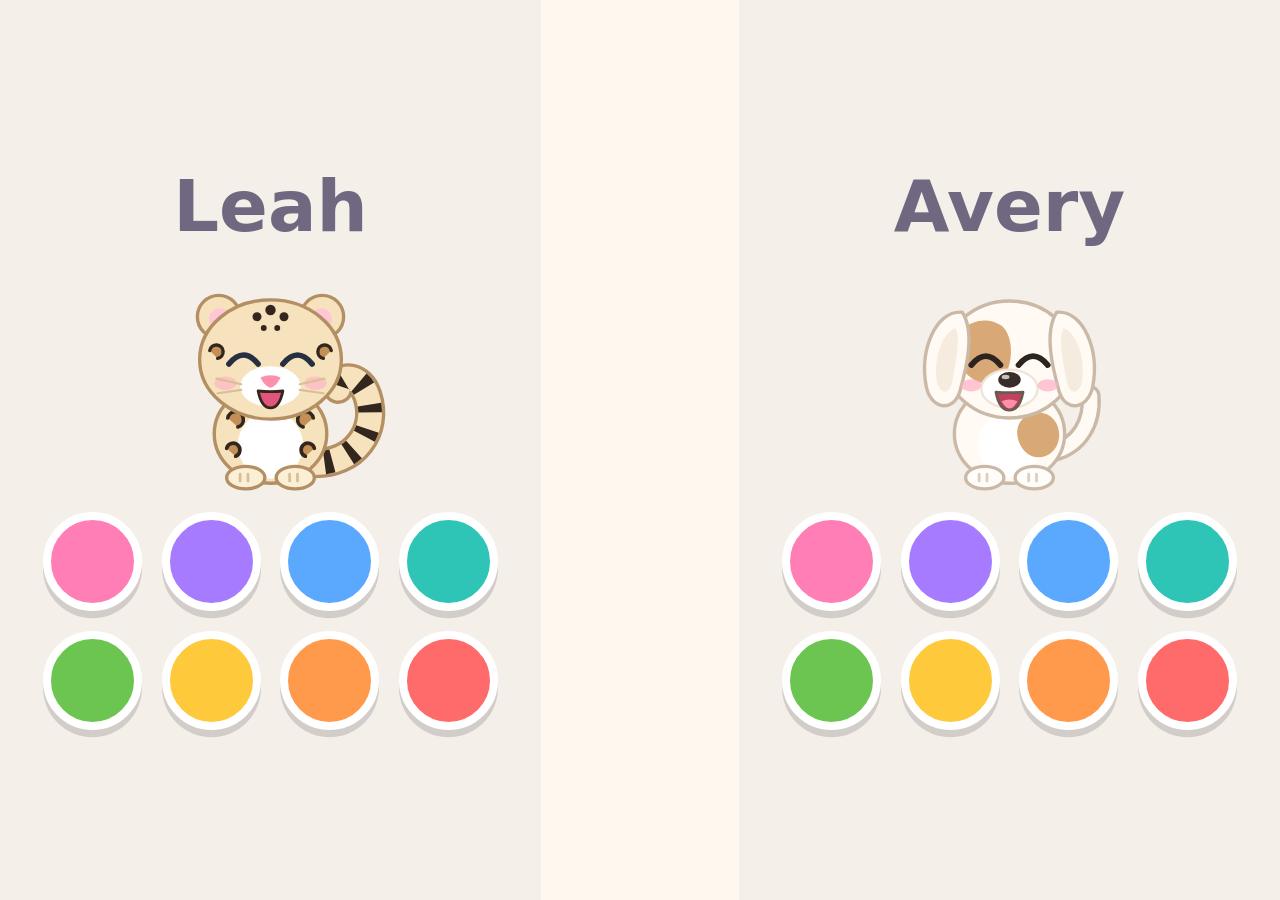
<file: index.html>
<!doctype html>
<html lang="en">
<head>
<meta charset="utf-8">
<meta name="viewport" content="width=device-width, initial-scale=1, maximum-scale=1, user-scalable=no, viewport-fit=cover">
<meta name="apple-mobile-web-app-capable" content="yes">
<meta name="mobile-web-app-capable" content="yes">
<meta name="apple-mobile-web-app-status-bar-style" content="black-translucent">
<meta name="apple-mobile-web-app-title" content="Twin Pets">
<meta name="application-name" content="Twin Pets">
<meta name="theme-color" content="#fff8ef">
<meta name="format-detection" content="telephone=no">
<title>Twin Pets</title>
<link rel="manifest" href="manifest.webmanifest">
<link rel="icon" type="image/png" href="icons/icon-192.png">
<link rel="apple-touch-icon" href="icons/apple-touch-icon.png">
<link rel="stylesheet" href="styles.css?v=4">
</head>
<body data-scene="boot">
<div id="stage">
  <div id="rooms"></div>
  <div class="half-night left" id="night-left"></div>
  <div class="half-night right" id="night-right"></div>
  <div id="night"><div id="moon"></div></div>
  <div class="girl-name" id="name-left"></div>
  <div class="girl-name" id="name-right"></div>
  <div id="center">
    <div id="jar"></div>
    <div id="midbtns"></div>
    <div id="gamebar"><div id="dots"></div><div class="cbtn" id="home-btn"></div></div>
  </div>
  <div class="tricklist" id="tricks-left"></div>
  <div class="tricklist" id="tricks-right"></div>
  <div id="world"></div>
  <div id="goodnight"></div>
  <div id="hint"></div>
  <div class="column left" id="col-left"></div>
  <div class="column right" id="col-right"></div>

  <!-- start screen -->
  <div class="overlay" id="title">
    <div class="logo"><span class="w1">Twin</span> <span class="w2">Pets</span></div>
    <div class="round-btn pulse" id="start-btn"></div>
    <div class="heart-btn" id="dedication-btn"></div>
  </div>

  <!-- a page of thanks, from the heart button on the start screen -->
  <div class="overlay" id="dedication"><div class="card"></div></div>

  <!-- first launch: each girl picks her color -->
  <div class="overlay" id="picker">
    <div class="pick-half" data-side="left"><div class="pick-name"></div><div class="pick-pet art happy"></div><div class="swatches"></div></div>
    <div class="pick-mid"><div class="round-btn" id="go-btn"></div></div>
    <div class="pick-half" data-side="right"><div class="pick-name"></div><div class="pick-pet art happy"></div><div class="swatches"></div></div>
  </div>

  <!-- the house map -->
  <div class="overlay" id="map"><div class="map-grid"></div><div class="map-x"></div></div>

  <!-- the memory book -->
  <div class="overlay" id="book"><div class="book"></div></div>

  <!-- grown-ups only -->
  <div class="overlay" id="parent"><div class="panel"></div></div>
  <div id="corner"><svg viewBox="0 0 50 50"><circle cx="25" cy="25" r="20" fill="rgba(255,255,255,.7)" stroke="#d9d3e6" stroke-width="5"/><circle class="ring" cx="25" cy="25" r="20" fill="none" stroke="#8b7fd1" stroke-width="5" stroke-linecap="round"/></svg></div>
</div>

<div id="rotate">
  <svg viewBox="0 0 100 100"><rect x="30" y="12" width="40" height="76" rx="8" fill="#fff" stroke="#8b7fd1" stroke-width="6"/><circle cx="50" cy="78" r="4" fill="#8b7fd1"/></svg>
</div>

<!-- =====================================================================
     PET ART
     These are the built-in drawings. To use your own drawings or photos
     instead, you do NOT need to edit these. See "PET ART" near the top of
     the script below (and art/README.md).
     ===================================================================== -->

<!-- Livvie the snow leopard: very light honey fur, black and brown rosettes, a little pink in her eyes -->
<template id="art-livvie">
<svg class="pet-svg" viewBox="0 0 200 200" aria-hidden="true">
  <g class="tail">
    <path d="M136 176 C 176 178, 196 146, 186 116 C 180 98, 162 96, 160 110" fill="none" stroke="#b38f63" stroke-width="27" stroke-linecap="round"/>
    <path d="M136 176 C 176 178, 196 146, 186 116 C 180 98, 162 96, 160 110" fill="none" stroke="#f6e3bd" stroke-width="21" stroke-linecap="round"/>
    <path d="M136 176 C 176 178, 196 146, 186 116 C 180 98, 162 96, 160 110" fill="none" stroke="#33261e" stroke-width="21" stroke-dasharray="7 15" stroke-dashoffset="-12"/>
  </g>
  <g class="body">
    <ellipse cx="100" cy="150" rx="50" ry="44" fill="#f6e3bd" stroke="#b38f63" stroke-width="3"/>
    <ellipse cx="100" cy="160" rx="29" ry="30" fill="#ffffff"/>
    <g fill="#c48f55" stroke="#33261e" stroke-width="3.2" stroke-linecap="round">
      <path d="M62 136 a7 7 0 1 1 9 8"/><path d="M61 163 a6 6 0 1 1 8 7"/>
      <path d="M138 136 a7 7 0 1 0 -9 8"/><path d="M139 163 a6 6 0 1 0 -8 7"/>
    </g>
    <g fill="#33261e"><circle cx="76" cy="121" r="2.6"/><circle cx="125" cy="121" r="2.6"/></g>
    <g class="fluff" fill="#fbefd6" stroke="#b38f63" stroke-width="2.5" stroke-linejoin="round">
      <path d="M52 144 L40 147 L49 152 L40 158 L53 159Z"/><path d="M148 144 L160 147 L151 152 L160 158 L147 159Z"/>
    </g>
  </g>
  <g class="paws">
    <ellipse cx="78" cy="189" rx="17" ry="10" fill="#fbefd6" stroke="#b38f63" stroke-width="3"/>
    <ellipse cx="122" cy="189" rx="17" ry="10" fill="#fbefd6" stroke="#b38f63" stroke-width="3"/>
    <path d="M73 186 v6 M80 186 v6 M117 186 v6 M124 186 v6" stroke="#d9bf98" stroke-width="2.5" stroke-linecap="round"/>
  </g>
  <g class="head">
    <circle cx="54" cy="46" r="19" fill="#f6e3bd" stroke="#b38f63" stroke-width="3"/>
    <circle cx="146" cy="46" r="19" fill="#f6e3bd" stroke="#b38f63" stroke-width="3"/>
    <circle cx="55" cy="48" r="9.5" fill="#ffc6d6"/>
    <circle cx="145" cy="48" r="9.5" fill="#ffc6d6"/>
    <ellipse cx="100" cy="84" rx="63" ry="53" fill="#f6e3bd" stroke="#b38f63" stroke-width="3"/>
    <ellipse cx="100" cy="108" rx="27" ry="18" fill="#ffffff"/>
    <g fill="#33261e">
      <circle cx="88" cy="46" r="4"/><circle cx="100" cy="40" r="4.6"/><circle cx="112" cy="46" r="4"/>
      <circle cx="94" cy="56" r="2.6"/><circle cx="106" cy="56" r="2.6"/>
    </g>
    <g fill="#c48f55" stroke="#33261e" stroke-width="3" stroke-linecap="round">
      <path d="M46 76 a6 6 0 1 1 7 7"/><path d="M154 76 a6 6 0 1 0 -7 7"/>
    </g>
    <ellipse cx="60" cy="105" rx="10" ry="6" fill="#ffb3c8" opacity=".7"/>
    <ellipse cx="140" cy="105" rx="10" ry="6" fill="#ffb3c8" opacity=".7"/>
    <g class="eyes-open">
      <ellipse cx="76" cy="84" rx="14.5" ry="17" fill="#273041"/>
      <ellipse cx="124" cy="84" rx="14.5" ry="17" fill="#273041"/>
      <ellipse cx="76" cy="91" rx="9" ry="7.5" fill="#ff8fb8" opacity=".6"/>
      <ellipse cx="124" cy="91" rx="9" ry="7.5" fill="#ff8fb8" opacity=".6"/>
      <circle cx="81" cy="77" r="5.8" fill="#fff"/><circle cx="71" cy="92" r="2.6" fill="#fff"/>
      <circle cx="129" cy="77" r="5.8" fill="#fff"/><circle cx="119" cy="92" r="2.6" fill="#fff"/>
    </g>
    <g class="eyes-happy" fill="none" stroke="#273041" stroke-width="5" stroke-linecap="round">
      <path d="M63 88 Q76 72 89 88"/><path d="M111 88 Q124 72 137 88"/>
    </g>
    <g class="eyes-closed" fill="none" stroke="#273041" stroke-width="4.5" stroke-linecap="round">
      <path d="M63 84 Q76 96 89 84"/><path d="M111 84 Q124 96 137 84"/>
    </g>
    <path d="M91 100 Q100 96 109 100 Q105 108 100 109 Q95 108 91 100Z" fill="#ff8fae"/>
    <path class="mouth-closed" d="M100 109 Q95 117 88 113 M100 109 Q105 117 112 113" fill="none" stroke="#33261e" stroke-width="3" stroke-linecap="round"/>
    <path class="mouth-open" d="M89 112 Q100 113 111 112 Q108 127 100 127 Q92 127 89 112Z" fill="#e2557a" stroke="#33261e" stroke-width="2.5" stroke-linejoin="round"/>
    <g stroke="#d9bf98" stroke-width="2" stroke-linecap="round">
      <path d="M74 106 L52 101 M74 111 L53 114"/><path d="M126 106 L148 101 M126 111 L147 114"/>
    </g>
    <g class="fluff" fill="#fbefd6" stroke="#b38f63" stroke-width="2.5" stroke-linejoin="round">
      <path d="M39 88 L26 90 L36 96 L25 102 L40 103Z"/><path d="M161 88 L174 90 L164 96 L175 102 L160 103Z"/>
      <path d="M88 35 L92 22 L98 31 L104 19 L110 34Z"/>
    </g>
  </g>
  <g class="tail-front">
    <path d="M150 176 C 142 200, 72 202, 46 186" fill="none" stroke="#b38f63" stroke-width="25" stroke-linecap="round"/>
    <path d="M150 176 C 142 200, 72 202, 46 186" fill="none" stroke="#f6e3bd" stroke-width="19" stroke-linecap="round"/>
    <path d="M150 176 C 142 200, 72 202, 46 186" fill="none" stroke="#33261e" stroke-width="19" stroke-dasharray="7 15"/>
  </g>
</svg>
</template>

<!-- Avery Peach the puppy: white, floppy ears, two big light-brown spots
     (left half of her face, right side of her tummy, as you look at her) -->
<template id="art-peach">
<svg class="pet-svg" viewBox="0 0 200 200" aria-hidden="true">
  <g class="tail">
    <path d="M140 166 C 162 160, 174 140, 172 116" fill="none" stroke="#cbb9a8" stroke-width="18" stroke-linecap="round"/>
    <path d="M140 166 C 162 160, 174 140, 172 116" fill="none" stroke="#fffaf3" stroke-width="12" stroke-linecap="round"/>
  </g>
  <g class="body">
    <ellipse cx="100" cy="150" rx="49" ry="44" fill="#fffaf3" stroke="#cbb9a8" stroke-width="3"/>
    <ellipse cx="100" cy="160" rx="28" ry="29" fill="#ffffff"/>
    <path d="M114 135 C 128 125, 146 135, 144 154 C 142 170, 124 176, 114 166 C 105 157, 104 141, 114 135Z" fill="#d9a877"/>
    <g class="fluff" fill="#fffaf3" stroke="#cbb9a8" stroke-width="2.5" stroke-linejoin="round">
      <path d="M53 144 L41 147 L50 152 L41 158 L54 159Z"/><path d="M147 144 L159 147 L150 152 L159 158 L146 159Z"/>
    </g>
  </g>
  <g class="paws">
    <ellipse cx="78" cy="189" rx="17" ry="10" fill="#fffdf9" stroke="#cbb9a8" stroke-width="3"/>
    <ellipse cx="122" cy="189" rx="17" ry="10" fill="#fffdf9" stroke="#cbb9a8" stroke-width="3"/>
    <path d="M73 186 v6 M80 186 v6 M117 186 v6 M124 186 v6" stroke="#dccfc2" stroke-width="2.5" stroke-linecap="round"/>
  </g>
  <g class="head">
    <ellipse cx="100" cy="84" rx="58" ry="52" fill="#fffaf3" stroke="#cbb9a8" stroke-width="3"/>
    <path d="M52 76 C 50 54, 76 42, 93 54 C 105 64, 103 92, 93 102 C 81 112, 56 102, 52 76Z" fill="#d9a877"/>
    <path d="M58 42 C 34 40, 20 76, 26 108 C 30 128, 50 132, 56 112 C 61 94, 70 60, 58 42Z" fill="#fffaf3" stroke="#cbb9a8" stroke-width="3" stroke-linejoin="round"/>
    <path d="M142 42 C 166 40, 180 76, 174 108 C 170 128, 150 132, 144 112 C 139 94, 130 60, 142 42Z" fill="#fffaf3" stroke="#cbb9a8" stroke-width="3" stroke-linejoin="round"/>
    <path d="M52 56 C 38 62, 32 88, 36 106 C 40 116, 47 114, 49 104 C 52 88, 57 66, 52 56Z" fill="#f6ebdf"/>
    <path d="M148 56 C 162 62, 168 88, 164 106 C 160 116, 153 114, 151 104 C 148 88, 143 66, 148 56Z" fill="#f6ebdf"/>
    <ellipse cx="100" cy="110" rx="25" ry="17" fill="#ffffff" stroke="#efe4d8" stroke-width="2"/>
    <ellipse cx="66" cy="107" rx="9" ry="5.5" fill="#ffb3c8" opacity=".75"/>
    <ellipse cx="134" cy="107" rx="9" ry="5.5" fill="#ffb3c8" opacity=".75"/>
    <g class="eyes-open">
      <ellipse cx="79" cy="85" rx="14" ry="16.5" fill="#2d2420"/>
      <ellipse cx="121" cy="85" rx="14" ry="16.5" fill="#2d2420"/>
      <ellipse cx="79" cy="92" rx="8.5" ry="7" fill="#8a5a3c" opacity=".45"/>
      <ellipse cx="121" cy="92" rx="8.5" ry="7" fill="#8a5a3c" opacity=".45"/>
      <circle cx="84" cy="78" r="5.6" fill="#fff"/><circle cx="74" cy="93" r="2.5" fill="#fff"/>
      <circle cx="126" cy="78" r="5.6" fill="#fff"/><circle cx="116" cy="93" r="2.5" fill="#fff"/>
    </g>
    <g class="eyes-happy" fill="none" stroke="#2d2420" stroke-width="5" stroke-linecap="round">
      <path d="M66 89 Q79 73 92 89"/><path d="M108 89 Q121 73 134 89"/>
    </g>
    <g class="eyes-closed" fill="none" stroke="#2d2420" stroke-width="4.5" stroke-linecap="round">
      <path d="M66 85 Q79 97 92 85"/><path d="M108 85 Q121 97 134 85"/>
    </g>
    <ellipse cx="100" cy="102" rx="10" ry="7" fill="#3a2c28"/>
    <ellipse cx="96.5" cy="99.5" rx="3.5" ry="2" fill="#fff" opacity=".7"/>
    <path class="mouth-closed" d="M100 109 Q95 118 88 114 M100 109 Q105 118 112 114" fill="none" stroke="#6b5a50" stroke-width="3" stroke-linecap="round"/>
    <g class="mouth-open">
      <path d="M88 113 Q100 114 112 113 Q109 129 100 129 Q91 129 88 113Z" fill="#c2415f" stroke="#6b5a50" stroke-width="2.5" stroke-linejoin="round"/>
      <path d="M93 121 Q100 134 107 121 Q100 118 93 121Z" fill="#ff8fab"/>
    </g>
    <g class="fluff" fill="#fffaf3" stroke="#cbb9a8" stroke-width="2.5" stroke-linejoin="round">
      <path d="M89 37 L93 24 L99 33 L105 21 L111 36Z"/>
    </g>
  </g>
  <g class="tail-front">
    <path d="M148 178 C 144 196, 112 200, 94 194" fill="none" stroke="#cbb9a8" stroke-width="17" stroke-linecap="round"/>
    <path d="M148 178 C 144 196, 112 200, 94 194" fill="none" stroke="#fffaf3" stroke-width="11" stroke-linecap="round"/>
  </g>
</svg>
</template>

<!-- The game's code. The order matters: settings first, start.js last.
     settings  names, settings and pet pictures (safe to change)
     pictures  drawings for buttons and presents
     core      saving, sounds, the pets, the jar, games, wishes, memory book
     house     the rooms and the first things to do in them
     screens   button strips, color picker, start screen, grown-up corner
     map, newthings, panels   the house map, new things a few at a time, choice panels and activities
     kitchen ... seasons      one file for each part of the house and each kind of fun
     start     starts the game -->
<script src="js/settings.js?v=4"></script>
<script src="js/pictures.js?v=4"></script>
<script src="js/core.js?v=4"></script>
<script src="js/house.js?v=4"></script>
<script src="js/screens.js?v=4"></script>
<script src="js/map.js?v=4"></script>
<script src="js/newthings.js?v=4"></script>
<script src="js/panels.js?v=4"></script>
<script src="js/kitchen.js?v=4"></script>
<script src="js/bathroom.js?v=4"></script>
<script src="js/garden.js?v=4"></script>
<script src="js/closet.js?v=4"></script>
<script src="js/frontyard.js?v=4"></script>
<script src="js/photos.js?v=4"></script>
<script src="js/grownups.js?v=4"></script>
<script src="js/backup.js?v=4"></script>
<script src="js/roompictures.js?v=4"></script>
<script src="js/school.js?v=4"></script>
<script src="js/homecore.js?v=4"></script>
<script src="js/playroom.js?v=4"></script>
<script src="js/trips.js?v=4"></script>
<script src="js/visitors.js?v=4"></script>
<script src="js/friends.js?v=4"></script>
<script src="js/places2.js?v=4"></script>
<script src="js/puzzles.js?v=4"></script>
<script src="js/fancy.js?v=4"></script>
<script src="js/arcade.js?v=4"></script>
<script src="js/fair.js?v=4"></script>
<script src="js/playground.js?v=4"></script>
<script src="js/farm.js?v=4"></script>
<script src="js/library.js?v=4"></script>
<script src="js/puzzles2.js?v=4"></script>
<script src="js/artstyles.js?v=4"></script>
<script src="js/decor.js?v=4"></script>
<script src="js/garage.js?v=4"></script>
<script src="js/decor2.js?v=4"></script>
<script src="js/rewards.js?v=4"></script>
<script src="js/treehouse.js?v=4"></script>
<script src="js/seasons.js?v=4"></script>
<script src="js/music.js?v=4"></script>
<script src="js/start.js?v=4"></script>
</body>
</html>
</file>
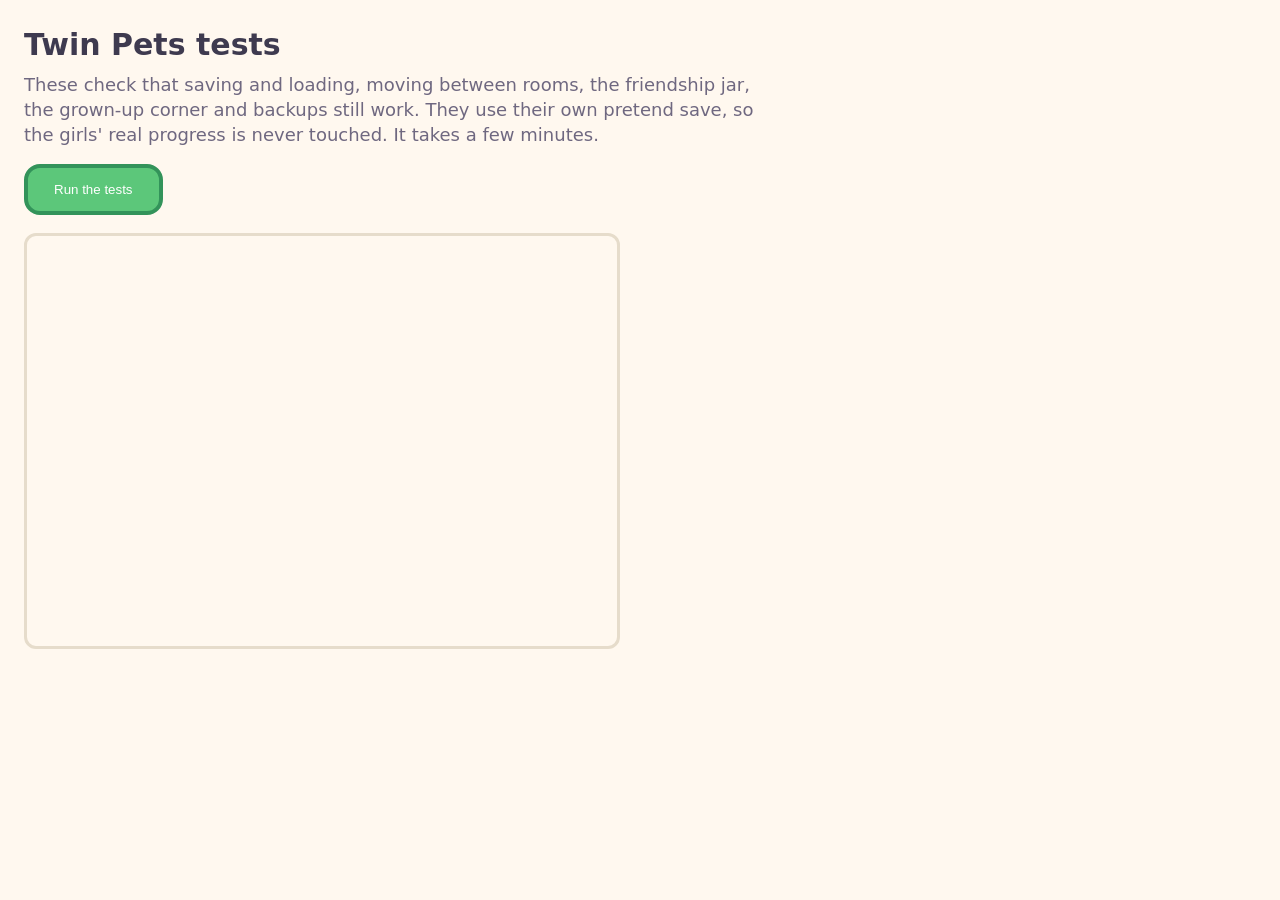
<file: tests/index.html>
<!doctype html>
<html lang="en">
<head>
<meta charset="utf-8">
<meta name="viewport" content="width=device-width, initial-scale=1">
<title>Twin Pets tests</title>
<style>
  body { margin: 0; padding: 24px; font: 18px/1.4 ui-rounded, "Segoe UI", system-ui, sans-serif; color: #3e3a4f; background: #fff8ef; }
  h1 { margin: 0 0 6px; font-size: 30px; }
  .note { margin: 0 0 16px; color: #6f6880; max-width: 760px; }
  #run { font: 800 20px/1 inherit; padding: 14px 26px; border-radius: 16px; border: 4px solid #33935a; background: #5cc77a; color: #fff; }
  #run:disabled { opacity: .5; }
  #summary { margin-left: 14px; font-weight: 800; font-size: 22px; }
  #summary.good { color: #2f8a4f; } #summary.bad { color: #c23b3b; }
  #results { list-style: none; padding: 0; margin: 18px 0; max-width: 980px; }
  #results li { padding: 8px 12px; border-radius: 10px; margin: 4px 0; background: #fff; }
  #results li.pass::before { content: '✓ '; color: #2f8a4f; font-weight: 900; }
  #results li.fail { background: #fff0f0; }
  #results li.fail::before { content: '✗ '; color: #c23b3b; font-weight: 900; }
  #results li.running::before { content: '… '; }
  #results .why { display: block; color: #c23b3b; font-size: 15px; }
  .frame-box { width: 590px; height: 410px; overflow: hidden; border-radius: 12px; border: 3px solid #e6dccb; }
  #game { width: 1180px; height: 820px; border: 0; transform: scale(.5); transform-origin: 0 0; }
</style>
</head>
<body>
<h1>Twin Pets tests</h1>
<p class="note">These check that saving and loading, moving between rooms, the friendship jar, the grown-up corner
  and backups still work. They use their own pretend save, so the girls' real progress is never touched.
  It takes a few minutes.</p>
<button id="run">Run the tests</button><span id="summary"></span>
<ol id="results"></ol>
<div class="frame-box"><iframe id="game" title="the game, being tested"></iframe></div>
<script src="fixtures.js"></script>
<script src="harness.js"></script>
<script src="tests.js"></script>
</body>
</html>
</file>
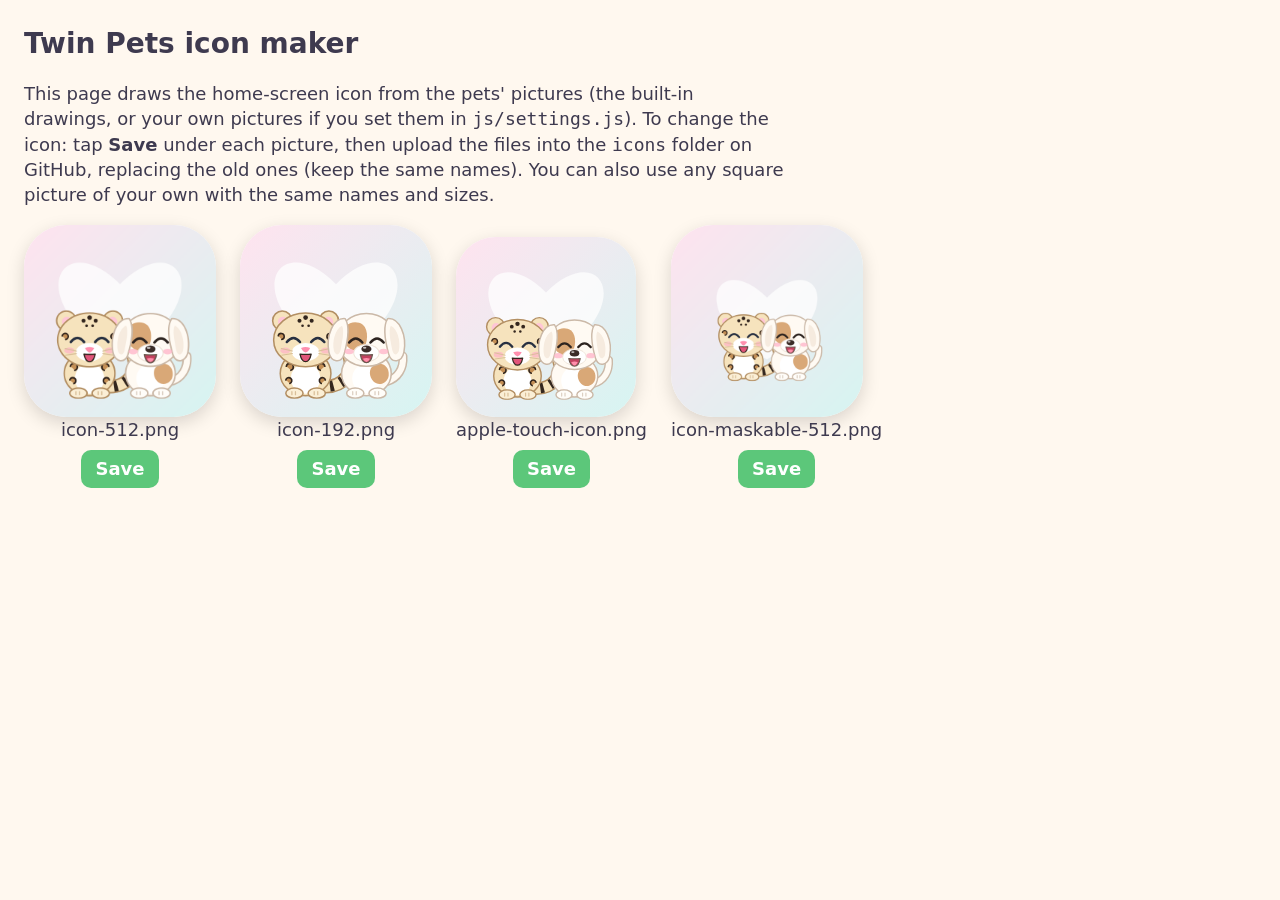
<file: icons/make-icons.html>
<!doctype html>
<html lang="en">
<head>
<meta charset="utf-8">
<meta name="viewport" content="width=device-width, initial-scale=1">
<title>Twin Pets icon maker</title>
<style>
  body { margin: 0; padding: 24px; font: 18px/1.4 ui-rounded, "Segoe UI", system-ui, sans-serif; color: #3e3a4f; background: #fff8ef; }
  h1 { margin: 0 0 6px; font-size: 28px; }
  p { max-width: 760px; }
  .icons { display: flex; flex-wrap: wrap; gap: 24px; align-items: flex-end; margin-top: 18px; }
  figure { margin: 0; text-align: center; }
  figure img { display: block; border-radius: 22%; box-shadow: 0 6px 18px rgba(0,0,0,.15); background: #fff; }
  figure a { display: inline-block; margin-top: 8px; padding: 6px 14px; border-radius: 10px; background: #5cc77a; color: #fff; font-weight: 800; text-decoration: none; }
</style>
</head>
<body>
<h1>Twin Pets icon maker</h1>
<p>This page draws the home-screen icon from the pets' pictures (the built-in drawings, or your own
  pictures if you set them in <code>js/settings.js</code>). To change the icon: tap <b>Save</b> under each
  picture, then upload the files into the <code>icons</code> folder on GitHub, replacing the old ones
  (keep the same names). You can also use any square picture of your own with the same names and sizes.</p>
<div class="icons" id="icons"></div>
<script src="../js/settings.js"></script>
<script>
'use strict';
const SIZES = [
  { name: 'icon-512.png', size: 512, pad: 0.06 },
  { name: 'icon-192.png', size: 192, pad: 0.06 },
  { name: 'apple-touch-icon.png', size: 180, pad: 0.06 },
  { name: 'icon-maskable-512.png', size: 512, pad: 0.16 },     // some tablets cut the corners off: keep the pets in the middle
];
const loadImage = src => new Promise((resolve, reject) => { const i = new Image(); i.onload = () => resolve(i); i.onerror = reject; i.src = src; });

// The built-in drawing, smiling (happy eyes, open mouth).
function drawingSvg(doc, id) {
  const svg = doc.getElementById(id).content.querySelector('svg').cloneNode(true);
  svg.querySelectorAll('.eyes-open, .eyes-closed, .mouth-closed, .fluff, .tail-front').forEach(e => e.remove());
  svg.setAttribute('xmlns', 'http://www.w3.org/2000/svg');
  svg.setAttribute('width', '400'); svg.setAttribute('height', '400');
  return 'data:image/svg+xml;charset=utf-8,' + encodeURIComponent(new XMLSerializer().serializeToString(svg));
}
async function petPicture(doc, side) {
  const cfg = PET_ART[side];
  if (cfg.awake) { try { return await loadImage('../' + cfg.awake); } catch (e) { /* use the drawing */ } }
  return loadImage(drawingSvg(doc, cfg.drawing));
}
function heart(g, x, y, s) {
  g.beginPath();
  g.moveTo(x, y + s * 0.3);
  g.bezierCurveTo(x - s * 0.55, y - s * 0.25, x - s * 0.95, y + s * 0.45, x, y + s);
  g.bezierCurveTo(x + s * 0.95, y + s * 0.45, x + s * 0.55, y - s * 0.25, x, y + s * 0.3);
  g.fill();
}
function draw(size, pad, left, right) {
  const c = document.createElement('canvas');
  c.width = c.height = size;
  const g = c.getContext('2d');
  const bg = g.createLinearGradient(0, 0, size, size);
  bg.addColorStop(0, '#ffe3ef'); bg.addColorStop(1, '#d6f5f2');
  g.fillStyle = bg; g.fillRect(0, 0, size, size);
  g.fillStyle = 'rgba(255,255,255,.75)';
  heart(g, size / 2, size * (0.08 + pad), size * (0.62 - pad));
  const inner = size * (1 - pad * 2), petSize = inner * 0.6, base = size * (1 - pad) - inner * 0.04;
  g.drawImage(left, size * pad + inner * 0.02, base - petSize, petSize, petSize);
  g.drawImage(right, size * pad + inner * 0.98 - petSize, base - petSize, petSize, petSize);
  return c.toDataURL('image/png');
}
(async () => {
  const html = await (await fetch('../index.html')).text();
  const doc = new DOMParser().parseFromString(html, 'text/html');
  const [left, right] = await Promise.all([petPicture(doc, 'left'), petPicture(doc, 'right')]);
  const box = document.getElementById('icons');
  window.ICONS_READY = {};
  for (const s of SIZES) {
    const url = draw(s.size, s.pad, left, right);
    window.ICONS_READY[s.name] = url;
    const f = document.createElement('figure');
    f.innerHTML = `<img src="${url}" width="${Math.min(s.size, 192)}" height="${Math.min(s.size, 192)}" alt=""><figcaption>${s.name}</figcaption><a download="${s.name}" href="${url}">Save</a>`;
    box.append(f);
  }
})();
</script>
</body>
</html>
</file>
<file: styles.css>
/* =====================================================================
   TWIN PETS: how everything looks
   ---------------------------------------------------------------------
   In this file, top to bottom:
     look and feel (colors, fonts), the pets, each girl's button strip,
     the shared middle, the memory book, the rooms, the start screen and
     overlays, the grown-up corner, the house map and choice panels,
     then one section for each part of the house (kitchen, bathroom,
     front yard, garden, photos, school, playroom, trips, visitors,
     decorating, sleepover, weather, holidays).
   Colors for each girl's side are filled in by the game after she picks.
   ===================================================================== */
:root {
  --L: #c9c3d3; --L-light: #f3f0ec; --L-dark: #6f6880;
  --R: #c9c3d3; --R-light: #f3f0ec; --R-dark: #6f6880;
  --col: 19vmin;            /* width of each girl's button strip */
  --btn: 16vmin;            /* size of each button */
  --pet: 33vmin;            /* size of each pet */
  --ink: #3e3a4f;
  --font: ui-rounded, "SF Pro Rounded", "Century Gothic", "Segoe UI", system-ui, sans-serif;
  --safe-top: env(safe-area-inset-top, 0px);
}
* {
  box-sizing: border-box;
  -webkit-user-select: none; user-select: none;
  -webkit-touch-callout: none;
  -webkit-tap-highlight-color: transparent;
}
html, body {
  margin: 0; height: 100%; overflow: hidden;
  overscroll-behavior: none; touch-action: none;
  background: #fff8ef; color: var(--ink); font-family: var(--font);
}
body { position: fixed; inset: 0; }
svg { display: block; }

#stage { position: fixed; inset: 0; overflow: hidden; background: #fff8ef; }

/* ---------- background ---------- */
.cloud {
  position: absolute; width: 20vmin; height: 7vmin; background: #fff; border-radius: 7vmin; opacity: .85;
  animation: drift 90s linear infinite;
}
.cloud::before, .cloud::after { content: ''; position: absolute; background: #fff; border-radius: 50%; }
.cloud::before { width: 9vmin; height: 9vmin; left: 3vmin; top: -4.5vmin; }
.cloud::after  { width: 7vmin; height: 7vmin; left: 9.5vmin; top: -3vmin; }
@keyframes drift { from { transform: translateX(-30vw); } to { transform: translateX(130vw); } }

/* night on one half (one pet asleep) and on the whole screen (both asleep) */
.half-night {
  position: absolute; top: 0; bottom: 0; width: 50%; z-index: 3; pointer-events: none;
  background: linear-gradient(#24306a, #46559a); opacity: 0; transition: opacity 1.6s ease;
}
.half-night.left { left: 0; -webkit-mask-image: linear-gradient(90deg, #000 80%, transparent); mask-image: linear-gradient(90deg, #000 80%, transparent); }
.half-night.right { right: 0; -webkit-mask-image: linear-gradient(270deg, #000 80%, transparent); mask-image: linear-gradient(270deg, #000 80%, transparent); }
.half-night.on { opacity: .5; }
#night {
  position: absolute; inset: 0; z-index: 4; pointer-events: none; opacity: 0; transition: opacity 2.5s ease;
  background: linear-gradient(#141c48, #34407e 70%, #4a5a96);
}
#night.on { opacity: .82; }
.star { position: absolute; width: 1.2vmin; height: 1.2vmin; background: #fff6c8; border-radius: 50%; animation: twinkle 2.6s ease-in-out infinite alternate; }
@keyframes twinkle { from { opacity: .25; transform: scale(.7); } to { opacity: 1; transform: scale(1.1); } }
#moon { position: absolute; left: 61%; top: calc(13vmin + var(--safe-top)); width: 12vmin; height: 12vmin; transform: translateX(-50%); }
#moon svg { width: 100%; height: 100%; }
#goodnight {
  position: absolute; left: 50%; top: 27%; transform: translateX(-50%); z-index: 25;
  font: 900 8vmin/1 var(--font); color: #fff6c8; text-shadow: 0 .6vmin 0 rgba(0,0,0,.25);
  opacity: 0; transition: opacity 1.5s ease; pointer-events: none; white-space: nowrap;
}
#goodnight.on { opacity: 1; pointer-events: auto; }

/* ---------- names at the top ---------- */
.girl-name {
  position: absolute; top: calc(2.5vmin + var(--safe-top)); transform: translateX(-50%); z-index: 6;
  font: 900 6vmin/1 var(--font); padding: 1vmin 3.2vmin; border-radius: 5vmin;
  background: rgba(255,255,255,.75);
}
#name-left  { left: 29.5%; color: var(--L-dark); }
#name-right { left: 70.5%; color: var(--R-dark); }

/* ---------- the world: pets and flying things ---------- */
#world { position: absolute; inset: 0; z-index: 10; pointer-events: none; }
#world > * { pointer-events: none; }   /* flying hearts, sparkles and food never block a tap */
.pet { position: absolute; width: var(--pet); height: var(--pet); transform: translateX(-50%); z-index: 10; }
/* only the pet itself catches taps, not the empty space around it */
.pet .lean, .pet .tag, .pet .say, .pet .thought { pointer-events: auto; }
.pet .lean, .pet .bounce, .pet .art { position: absolute; inset: 0; transform-origin: 50% 100%; }
.pet .lean { transition: transform .35s ease; }
.pet .art { transition: transform .7s ease; }
.pet .art > svg { width: 100%; height: 100%; overflow: visible; }
.pet.asleep .art { transform: translateY(5%) scaleY(.86) scaleX(1.05); }
.pet.walking .bounce { animation: hop .3s ease-in-out infinite alternate; }
.pet.running .bounce { animation: hop .2s ease-in-out infinite alternate; }
@keyframes hop { from { transform: translateY(0); } to { transform: translateY(-6%); } }

/* your own pictures (see PET ART in the script) */
.art.photo img { position: absolute; inset: 0; width: 100%; height: 100%; object-fit: contain; object-position: 50% 100%; -webkit-user-drag: none; }
.art.photo .img-asleep { display: none; }
.asleep .art.photo.has-asleep { transform: none; }
.asleep .art.photo.has-asleep .img-awake { display: none; }
.asleep .art.photo.has-asleep .img-asleep { display: block; }

/* faces: which eyes and mouth show */
.pet-svg .eyes-happy, .pet-svg .eyes-closed, .pet-svg .mouth-open, .pet-svg .tail-front { display: none; }
.happy .pet-svg .eyes-open { display: none; }
.happy .pet-svg .eyes-happy { display: inline; }
.happy .pet-svg .mouth-closed, .chomp .pet-svg .mouth-closed { display: none; }
.happy .pet-svg .mouth-open, .chomp .pet-svg .mouth-open { display: inline; }
.asleep .pet-svg .eyes-open, .asleep .pet-svg .eyes-happy, .asleep .pet-svg .mouth-open { display: none; }
.asleep .pet-svg .eyes-closed, .asleep .pet-svg .mouth-closed { display: inline; }
.asleep .pet-svg .tail { display: none; }
.asleep .pet-svg .tail-front { display: inline; }
.pet-svg .head { transform-box: fill-box; transform-origin: 50% 90%; transition: transform .7s ease; }
.asleep .pet-svg .head { transform: translateY(12px) rotate(-7deg); }
.pet-svg .eyes-open { transform-box: fill-box; transform-origin: 50% 50%; animation: blink 4.6s infinite; }
.side-right .pet-svg .eyes-open { animation-delay: -2.2s; }
@keyframes blink { 0%, 94%, 100% { transform: scaleY(1); } 97% { transform: scaleY(.08); } }
.pet-svg .tail { transform-box: fill-box; transform-origin: 0% 100%; }
.wag .pet-svg .tail { animation: wag .26s ease-in-out 6 alternate; }
@keyframes wag { from { transform: rotate(-9deg); } to { transform: rotate(11deg); } }

.zzz { position: absolute; right: 8%; top: 18%; display: none; pointer-events: none; font: 900 5vmin/1 var(--font); color: #8193d6; }
.asleep .zzz { display: block; }
.zzz span { position: absolute; opacity: 0; animation: zfloat 3.2s linear infinite; }
.zzz span:nth-child(2) { animation-delay: 1.05s; font-size: .8em; }
.zzz span:nth-child(3) { animation-delay: 2.1s; font-size: 1.25em; }
@keyframes zfloat { 0% { transform: translate(0,0); opacity: 0; } 20% { opacity: 1; } 100% { transform: translate(5vmin,-11vmin); opacity: 0; } }

.tag {
  position: absolute; left: 50%; top: 100%; transform: translate(-50%, .2vmin); white-space: nowrap;
  font: 900 3.6vmin/1 var(--font); padding: .8vmin 2.4vmin; border-radius: 4vmin;
  background: #fff; border: .5vmin solid var(--c); color: var(--c-dark); transition: opacity .4s;
}
.side-left  { --c: var(--L); --c-dark: var(--L-dark); --c-light: var(--L-light); }
.side-right { --c: var(--R); --c-dark: var(--R-dark); --c-light: var(--R-light); }
body:not([data-scene="play"]):not([data-scene="title"]) .tag, .pet.asleep .tag { opacity: 0; pointer-events: none; }

.say {
  position: absolute; left: 50%; bottom: 96%; transform: translateX(-50%); z-index: 30;
  background: #fff; border-radius: 4vmin; padding: 1.6vmin 3vmin; white-space: nowrap;
  font: 900 4.6vmin/1.15 var(--font); color: var(--ink); box-shadow: 0 1vmin 0 rgba(0,0,0,.08);
}
.say::after { content: ''; position: absolute; left: 50%; top: 100%; margin-left: -2vmin; border: 2vmin solid transparent; border-top-color: #fff; }

.prop { position: absolute; transform: translate(-50%, -50%); pointer-events: none; z-index: 15; }
.prop > div { width: 100%; height: 100%; }
.prop svg { width: 100%; height: 100%; overflow: visible; }

/* words you can tap to hear */
.word { display: inline-block; cursor: pointer; }
.word.said { animation: said .45s ease; }
@keyframes said { 40% { transform: scale(1.25) translateY(-.8vmin); color: #ff5d8f; } }

/* ---------- each girl's button strip ---------- */
.column {
  position: absolute; top: 0; bottom: 0; width: var(--col); z-index: 20;
  display: flex; flex-direction: column; align-items: center; justify-content: flex-start; gap: 2.2vmin;
  padding: calc(12vmin + var(--safe-top)) 0 3vmin;     /* the first button is always in the same place */
}
.column.big { justify-content: center; padding-top: calc(11vmin + var(--safe-top)); }
.column::before { content: ''; position: absolute; inset: 0; background: var(--c); opacity: .2; z-index: -1; }
.column.left  { left: 0;  --c: var(--L); --c-dark: var(--L-dark); --c-light: var(--L-light); }
.column.right { right: 0; --c: var(--R); --c-dark: var(--R-dark); --c-light: var(--R-light); }
.column.left::before  { border-radius: 0 6vmin 6vmin 0; }
.column.right::before { border-radius: 6vmin 0 0 6vmin; }
.btn {
  position: relative; width: var(--btn); height: var(--btn); flex: none;
  border-radius: 4.5vmin; background: #fff; border: .9vmin solid var(--c);
  box-shadow: 0 1.2vmin 0 var(--c-dark);
  display: flex; flex-direction: column; align-items: center; justify-content: center;
  color: var(--c-dark); font: 900 3.4vmin/1 var(--font);
  transition: transform .4s cubic-bezier(.3,1.9,.5,1), box-shadow .2s ease, opacity .4s ease;
}
.btn .ico { width: 9.5vmin; height: 9.5vmin; pointer-events: none; transition: transform .5s cubic-bezier(.3,2.2,.5,1); }
.btn.down .ico { transform: scale(.86) rotate(-6deg); transition-duration: .07s; }
.btn .ico > svg { width: 100%; height: 100%; overflow: visible; }
.btn .lbl { margin-top: .5vmin; pointer-events: none; text-align: center; line-height: 1.05; }
.btn.down { transform: translateY(.9vmin) scale(.93); box-shadow: 0 .3vmin 0 var(--c-dark); transition-duration: .07s; }
.column.big .btn { width: 17vmin; height: 46vmin; border-radius: 6vmin; }
.column.big .btn .ico { width: 13vmin; height: 13vmin; }
.column.big .btn .lbl { font-size: 4vmin; margin-top: 1.5vmin; }
.column.dim .btn { opacity: .4; }
.btn.nudge { animation: nudge .4s ease; }
@keyframes nudge { 20% { transform: translateX(-1.2vmin); } 40% { transform: translateX(1.2vmin); } 60% { transform: translateX(-.8vmin); } 80% { transform: translateX(.6vmin); } }
.btn::after { content: ''; position: absolute; inset: -1.7vmin; border-radius: 5.8vmin; border: 1.5vmin solid var(--c); opacity: 0; pointer-events: none; }
.column.big .btn::after { border-radius: 7.3vmin; }
.btn.invite::after { animation: invitering .7s ease-in-out infinite alternate; }
@keyframes invitering { from { opacity: 0; transform: scale(.94); } to { opacity: .85; transform: scale(1); } }
@keyframes invite { from { box-shadow: 0 1.2vmin 0 var(--c-dark), 0 0 0 0 var(--c); } to { box-shadow: 0 1.2vmin 0 var(--c-dark), 0 0 0 1.6vmin var(--c); } }
.btn.new { animation: newbtn 1s ease-out; }
.btn.new::after { animation: invitering .7s ease-in-out 1s 8 alternate; }
@keyframes newbtn { 0% { transform: scale(0) rotate(-20deg); } 60% { transform: scale(1.18) rotate(6deg); } 100% { transform: scale(1); } }
.pulse { animation: pulse 1.6s ease-in-out infinite; }
@keyframes pulse { 0%, 100% { transform: scale(1); } 50% { transform: scale(1.07); } }

/* ---------- the shared middle: friendship jar and together games ---------- */
#center { position: absolute; left: 50%; top: 0; bottom: 0; width: 16vmin; transform: translateX(-50%); z-index: 9; pointer-events: none; }
#center > * { pointer-events: auto; }
#jar { position: absolute; left: 50%; top: calc(1.5vmin + var(--safe-top)); width: 15vmin; height: 18.6vmin; transform: translateX(-50%); display: none; transition: opacity .8s ease; }
#jar.show { display: block; }
#jar > svg { width: 100%; height: 100%; overflow: visible; }
#jar.wiggle { animation: jarwiggle .5s ease; }
@keyframes jarwiggle { 25% { transform: translateX(-50%) rotate(-7deg) scale(1.06); } 75% { transform: translateX(-50%) rotate(6deg) scale(1.06); } }
#jar.full { animation: jarglow .8s ease-in-out infinite alternate; }
#jar::before { content: ''; position: absolute; inset: -18%; border-radius: 50%; background: radial-gradient(closest-side, rgba(255,214,63,.75), rgba(255,214,63,0)); opacity: 0; z-index: -1; pointer-events: none; }
#jar.full::before { animation: glowpulse .8s ease-in-out infinite alternate; }
@keyframes jarglow { from { transform: translateX(-50%) scale(1); } to { transform: translateX(-50%) scale(1.08); } }
@keyframes glowpulse { from { opacity: .2; } to { opacity: 1; } }
#jar.pop { animation: jarpop .9s ease-out; }
@keyframes jarpop { 0% { transform: translateX(-50%) translateY(-30vmin); } 60% { transform: translateX(-50%) translateY(2vmin); } 100% { transform: translateX(-50%) translateY(0); } }
.cbtn {
  width: 12.5vmin; height: 12.5vmin; border-radius: 50%; padding: 1.8vmin; flex: none;
  border: .9vmin solid transparent;
  background: linear-gradient(#fff, #fff) padding-box, linear-gradient(90deg, var(--L) 50%, var(--R) 50%) border-box;
  box-shadow: 0 1vmin 0 rgba(0,0,0,.15); transition: transform .08s ease, opacity .4s ease;
}
.cbtn > svg { width: 100%; height: 100%; overflow: visible; pointer-events: none; }
.cbtn svg { pointer-events: none; }
.cbtn.down { transform: translateY(.8vmin); box-shadow: 0 .2vmin 0 rgba(0,0,0,.15); }
.cbtn.nudge { animation: nudge .4s ease; }
#gamebar { position: absolute; left: 50%; top: calc(22vmin + var(--safe-top)); transform: translateX(-50%); display: none; flex-direction: column; align-items: center; gap: 2.4vmin; }
#dots { display: grid; grid-template-columns: repeat(4, 3.4vmin); gap: .8vmin; }
#dots i { width: 3.4vmin; height: 3.4vmin; display: block; }
#dots i svg { width: 100%; height: 100%; }
#home-btn { width: 10vmin; height: 10vmin; padding: 1.4vmin; }
.column.big .btn.done { opacity: .45; }
.btn.done .lbl::before { content: '\2713 '; color: #3aa655; }      /* a tick: "I'm ready" (Home, Hello...) */

/* ---------- surprises ---------- */
.scenery { position: absolute; pointer-events: none; }
.scenery svg { width: 100%; height: 100%; overflow: visible; }
#party { position: absolute; inset: 0; z-index: 4; pointer-events: none; opacity: 0; transition: opacity 1s ease; overflow: hidden; background: linear-gradient(#2a1b4d, #4b2a6e); }
#party.on { opacity: .82; }
.light { position: absolute; width: 46vmin; height: 46vmin; border-radius: 50%; mix-blend-mode: screen; opacity: .7; animation: roam 4s ease-in-out infinite alternate; }
@keyframes roam { from { transform: translate(-12vmin, -6vmin) scale(.8); } to { transform: translate(14vmin, 8vmin) scale(1.15); } }
.seesaw-plank {
  position: absolute; height: 2.8vmin; z-index: 9; border-radius: 2vmin; border: .5vmin solid #fff;
  background: linear-gradient(90deg, var(--L) 50%, var(--R) 50%); box-shadow: 0 .6vmin 0 rgba(0,0,0,.15);
}
.seesaw-base { position: absolute; z-index: 8; }
.seesaw-base svg { width: 100%; height: 100%; }

/* ---------- thought bubbles ---------- */
.thought {
  position: absolute; left: 50%; bottom: 93%; z-index: 29; width: 19vmin; padding: 1.6vmin 1vmin 1.2vmin;
  background: #fff; border-radius: 50% / 45%; box-shadow: 0 1vmin 0 rgba(0,0,0,.08);
  display: flex; flex-direction: column; align-items: center; transform: translateX(-50%);
}
.thought::before, .thought::after { content: ''; position: absolute; background: #fff; border-radius: 50%; box-shadow: 0 .5vmin 0 rgba(0,0,0,.06); }
.thought::before { width: 3.4vmin; height: 3.4vmin; left: 44%; bottom: -3.2vmin; }
.thought::after  { width: 2vmin; height: 2vmin; left: 52%; bottom: -5.6vmin; }
.thought .pic { width: 10vmin; height: 10vmin; pointer-events: none; }
.thought .pic svg { width: 100%; height: 100%; overflow: visible; }
.thought .say-word { font: 900 5.6vmin/1 var(--font); color: var(--ink); pointer-events: none; }
.thought.word.said { animation: said-bubble .45s ease; }
@keyframes said-bubble { 40% { transform: translateX(-50%) scale(1.15); } }
body:not([data-scene="play"]) .thought, .pet.saying .thought { visibility: hidden; }

/* ---------- memory book ---------- */
#book { align-items: center; justify-content: center; background: rgba(60,50,80,.45); z-index: 70; }
.book {
  position: relative; width: min(74vw, 112vmin); height: 66vmin; display: flex;
  background: #fffdf8; border-radius: 3vmin; border: 1vmin solid #ecd9b8;
  box-shadow: 0 1.6vmin 0 #d4bd96, 0 3vmin 8vmin rgba(0,0,0,.3);
}
.book::after { content: ''; position: absolute; left: 50%; top: 0; bottom: 0; width: .6vmin; margin-left: -.3vmin; background: #ecd9b8; }
.page { flex: 1; padding: 3vmin; display: flex; flex-direction: column; align-items: center; justify-content: center; gap: 2.6vmin; min-width: 0; }
.page.lp { background: linear-gradient(90deg, #fffdf8 70%, #f6ecdb); border-radius: 2vmin 0 0 2vmin; }
.page.rp { background: linear-gradient(270deg, #fffdf8 70%, #f6ecdb); border-radius: 0 2vmin 2vmin 0; }
.book-pets { display: flex; gap: 1vmin; }
.book-pets > div { position: relative; width: 21vmin; height: 21vmin; }
.book-pets > div > svg { width: 100%; height: 100%; overflow: visible; }
.book-pics { display: flex; flex-wrap: wrap; gap: 1.4vmin; justify-content: center; max-width: 40vmin; }
.book-pics > div { width: 8vmin; height: 8vmin; }
.book-pics svg { width: 100%; height: 100%; overflow: visible; }
.book-day { font: 900 4.6vmin/1 var(--font); color: #b0884f; }
.book-line { font: 900 5.4vmin/1.35 var(--font); text-align: center; color: var(--ink); }
.book-line .word { margin: 0 .2vmin; }
.say-all { width: 11vmin; height: 11vmin; border-radius: 50%; background: #fff3d6; border: .8vmin solid #ffd27a; padding: 1.8vmin; }
.say-all svg { width: 100%; height: 100%; pointer-events: none; }
.book-btn {
  position: absolute; width: 12vmin; height: 12vmin; border-radius: 50%; background: #fff; padding: 2.4vmin;
  border: .8vmin solid #ecd9b8; box-shadow: 0 1vmin 0 #d4bd96; z-index: 2;
}
.book-btn svg { width: 100%; height: 100%; pointer-events: none; }
.book-btn.down { transform: translateY(.8vmin); box-shadow: 0 .2vmin 0 #d4bd96; }
.book-btn.off { opacity: .25; pointer-events: none; }
.book-prev { left: -6vmin; top: 50%; margin-top: -6vmin; }
.book-next { right: -6vmin; top: 50%; margin-top: -6vmin; }
.book-close { right: -4.5vmin; top: -4.5vmin; width: 10.5vmin; height: 10.5vmin; padding: 2.4vmin; }

/* =====================================================================
   THE HOUSE: rooms, doors, and room things
   ===================================================================== */
#rooms { position: absolute; inset: 0; z-index: 0; }
.room { position: absolute; inset: 0; opacity: 0; visibility: hidden; transition: opacity .6s ease, visibility 0s linear .6s; pointer-events: none; overflow: hidden; }
.room.on { opacity: 1; visibility: visible; transition: opacity .6s ease, visibility 0s; }
.room .wall { position: absolute; left: 0; right: 0; top: 0; bottom: 28%; }
.room .floor { position: absolute; left: 0; right: 0; bottom: 0; height: 28%; border-top: 1.2vmin solid rgba(255,255,255,.7); }
.room .tint { position: absolute; top: 0; bottom: 0; width: 50%; opacity: .5; }
.room .tint.l { left: 0; background: linear-gradient(90deg, var(--L-light) 55%, transparent); }
.room .tint.r { right: 0; background: linear-gradient(270deg, var(--R-light) 55%, transparent); }
.deco { position: absolute; }
.deco > svg { width: 100%; height: 100%; display: block; overflow: visible; }

/* playroom */
.room-playroom .wall { background: radial-gradient(circle, rgba(255,255,255,.75) 16%, transparent 18%) 0 0 / 7vmin 7vmin, #fff0cf; }
.room-playroom .floor { background: repeating-linear-gradient(90deg, #ebca9d 0 13vmin, #dfb989 13vmin 13.4vmin); }
.room-playroom .rug { left: 50%; bottom: 3%; width: 78%; height: 15%; transform: translateX(-50%); }
.shelf { position: absolute; top: 27%; width: 20%; height: 1.6vmin; background: #c99a6b; border-radius: .8vmin; box-shadow: 0 .6vmin 0 #a8743f; }
.shelf.l { left: 19.5%; } .shelf.r { left: 60.5%; }
.toys { position: absolute; left: 0; right: 0; bottom: 100%; display: flex; justify-content: center; align-items: flex-end; gap: .8vmin; }
.toys > div { width: 6.5vmin; height: 6.5vmin; }
.toys svg { width: 100%; height: 100%; overflow: visible; }

/* kitchen */
.room-kitchen .wall {
  background: repeating-linear-gradient(0deg, transparent 0 6vmin, rgba(255,255,255,.75) 6vmin 6.3vmin),
              repeating-linear-gradient(90deg, transparent 0 6vmin, rgba(255,255,255,.75) 6vmin 6.3vmin), #d4edf7;
}
.room-kitchen .counter { position: absolute; left: 0; right: 0; bottom: 28%; height: 11%; background: repeating-linear-gradient(90deg, #f8e7cb 0 15vmin, #e8cfa8 15vmin 15.4vmin); border-top: 1.8vmin solid #e2c49a; }
.room-kitchen .floor { background: repeating-conic-gradient(#fff7ea 0 25%, #f1dcbd 0 50%) 0 0 / 10vmin 10vmin; }
.bowl { bottom: 3%; width: 12vmin; height: 5.6vmin; transform: translateX(-50%); }
.bowl.side-left { left: 44%; } .bowl.side-right { left: 56%; }

/* bathroom */
.room-bathroom .wall {
  background: repeating-linear-gradient(0deg, transparent 0 7vmin, rgba(255,255,255,.8) 7vmin 7.3vmin),
              repeating-linear-gradient(90deg, transparent 0 7vmin, rgba(255,255,255,.8) 7vmin 7.3vmin), #d5f2e8;
}
.room-bathroom .floor { background: repeating-conic-gradient(#eef6fb 0 25%, #dbe9f3 0 50%) 0 0 / 8vmin 8vmin; }
.towel { top: 15%; width: 9vmin; height: 19vmin; }
.towel.side-left { left: 18%; } .towel.side-right { right: 18%; }
.bub { position: absolute; bottom: -8vmin; width: 5vmin; height: 5vmin; border-radius: 50%; background: radial-gradient(circle at 35% 35%, #fff 0 18%, rgba(255,255,255,.35) 20%, rgba(190,230,255,.35) 70%); border: .3vmin solid rgba(255,255,255,.8); animation: bubbleup 14s linear infinite; }
@keyframes bubbleup { from { transform: translateY(0) translateX(0); } 50% { transform: translateY(-55vh) translateX(3vmin); } to { transform: translateY(-115vh) translateX(-2vmin); } }

/* backyard */
.room-backyard .sky { position: absolute; inset: 0; background: linear-gradient(90deg, var(--L-light) 0%, var(--L-light) 36%, #fffaf3 50%, var(--R-light) 64%, var(--R-light) 100%); }
.room-backyard .ground { position: absolute; left: 0; bottom: 0; width: 100%; height: 32%; }
.fence { position: absolute; left: 0; right: 0; bottom: 25%; height: 10%; opacity: .9;
  background: linear-gradient(#fff, #fff) 0 30% / 100% .9vmin no-repeat, linear-gradient(#fff, #fff) 0 72% / 100% .9vmin no-repeat,
              repeating-linear-gradient(90deg, #fff 0 2.4vmin, transparent 2.4vmin 5vmin); }
.tramp { bottom: calc(12% - 8.3vmin); width: 36vmin; height: 10.8vmin; transform: translateX(-50%); }
.tramp.side-left { left: 29.5%; } .tramp.side-right { left: 70.5%; }
.tramp .mat { transform-box: fill-box; transform-origin: 50% 50%; }

/* bedroom */
.room-bedroom .wall { background: radial-gradient(circle, rgba(255,255,255,.9) 7%, transparent 9%) 0 0 / 8vmin 8vmin, #ece5fb; }
.room-bedroom .floor { background: #ddd0f2; }
.bwindow { top: 15%; width: 15vmin; height: 15vmin; }
.bwindow.side-left { left: 18%; } .bwindow.side-right { right: 18%; }
.win-sky { fill: #bfe6ff; transition: fill 2s ease; }
.win-night { opacity: 0; transition: opacity 2s ease; }
body[data-scene="goodnight"] .win-sky, body[data-scene="night"] .win-sky { fill: #2c3672; }
body[data-scene="goodnight"] .win-night, body[data-scene="night"] .win-night { opacity: 1; }
.bed { bottom: calc(12% - 5vmin); width: 36vmin; height: 10vmin; transform: translateX(-50%); }
.bed.side-left { left: 29.5%; } .bed.side-right { left: 70.5%; }
.cushion { left: 50%; bottom: calc(12% - 5vmin); width: 44vmin; height: 10vmin; transform: translateX(-50%); }

@keyframes hintpulse { 0%, 100% { transform: scale(1); } 40% { transform: scale(1.12); } }
body[data-scene="game"] #gamebar, body[data-scene="climb"] #gamebar, body[data-scene="act"] #gamebar { display: flex; }
body[data-scene="act"] #dots { display: none; }
body[data-scene="climb"] #dots { display: none; }

/* first visit hint */
#hint {
  position: absolute; left: 50%; top: 42%; z-index: 40; transform: translateX(-50%) scale(0); transform-origin: 50% 50%;
  display: flex; align-items: center; gap: 1.6vmin; padding: 1.2vmin 3vmin 1.2vmin 1.6vmin; border-radius: 6vmin;
  background: #fff; box-shadow: 0 1.2vmin 0 rgba(0,0,0,.1), 0 0 0 1vmin rgba(255,229,127,.8);
  transition: transform .45s cubic-bezier(.3,1.6,.6,1); pointer-events: none;
}
#hint.show { transform: translateX(-50%) scale(1); }
#hint .hint-ico { width: 6.6vmin; height: 6.6vmin; } #hint .hint-ico svg { width: 100%; height: 100%; }
#hint .hint-word { font: 900 4.6vmin/1 var(--font); color: var(--ink); pointer-events: auto; }

/* ---------- things on the pets: tummy, mud, fluff, clothes ---------- */
.pet-svg .body { transform-box: fill-box; transform-origin: 50% 65%; transition: transform .8s cubic-bezier(.3,1.5,.6,1); }
.pet-svg .fluff { display: none; }
.fluffy .pet-svg .fluff { display: inline; }
.pet.fluffy .art { filter: drop-shadow(0 0 1vmin rgba(255,255,255,.95)) drop-shadow(0 0 2.2vmin rgba(255,236,170,.75)); }
.glitter { position: absolute; inset: 0; pointer-events: none; display: none; }
.pet.fluffy .glitter { display: block; }
.glitter i { position: absolute; width: 3.2vmin; height: 3.2vmin; color: #ffe066; animation: glint 1.8s ease-in-out infinite; }
.glitter i svg { width: 100%; height: 100%; }
@keyframes glint { 0%, 100% { transform: scale(.2) rotate(0); opacity: 0; } 50% { transform: scale(1) rotate(45deg); opacity: 1; } }
.art .mud, .art .wear, .art .foam { position: absolute; pointer-events: none; }
.art .mud svg, .art .wear svg { width: 100%; height: 100%; overflow: visible; display: block; }
.art .foam { border-radius: 50%; background: radial-gradient(circle at 35% 35%, #fff 0 40%, #eaf6ff 70%); box-shadow: 0 0 0 .3vmin rgba(255,255,255,.8); }
.wear { transform-origin: 50% 100%; transition: transform .7s ease; }
.asleep .wear.head { transform: translate(-8%, 30%) rotate(-8deg); }

/* ---------- bath, trampoline, rainbow ---------- */
.tub { position: absolute; z-index: 11; pointer-events: none; transform: translateX(-50%); }
.tub svg { width: 100%; height: 100%; overflow: visible; }
.tub .water { transform-box: fill-box; transform-origin: 50% 100%; }
#world > .duck { pointer-events: auto; }
.duck { position: absolute; z-index: 12; width: 8vmin; height: 8vmin; transform: translate(-50%, -50%); animation: bob 1.6s ease-in-out infinite; }
.duck svg { width: 100%; height: 100%; }
@keyframes bob { 0%, 100% { margin-top: 0; } 50% { margin-top: -1vmin; } }
.rainbow { position: absolute; left: 50%; bottom: 10%; width: 60%; height: 44%; transform: translateX(-50%); transform-origin: 50% 100%; z-index: 8; pointer-events: none; }
.rainbow svg { width: 100%; height: 100%; overflow: visible; }

/* ---------- playroom: trick cards and presents ---------- */
.column.cards { gap: 1.2vmin; padding-top: calc(12vmin + var(--safe-top)); }
.column.cards .btn { height: 11vmin; border-radius: 3vmin; flex-direction: row; justify-content: flex-start; gap: .8vmin; padding: 0 1vmin; box-shadow: 0 .9vmin 0 var(--c-dark); }
.column.cards .btn .ico { width: 6.4vmin; height: 6.4vmin; flex: none; }
.column.cards .btn .lbl { margin: 0; font-size: 3.1vmin; text-align: left; }
.column.cards .btn-back { justify-content: center; height: 9vmin; }
.btn.learned { border-color: #ffc93c; background: #fffbea; }
.btn .star { position: absolute; right: -1.4vmin; top: -1.4vmin; width: 4.6vmin; height: 4.6vmin; color: #ffc93c; filter: drop-shadow(0 .3vmin 0 #e0a800); }
.btn .star svg { width: 100%; height: 100%; }
.tricklist { position: absolute; top: calc(11.6vmin + var(--safe-top)); transform: translateX(-50%); z-index: 6; display: none; gap: .8vmin; }
#tricks-left { left: 29.5%; } #tricks-right { left: 70.5%; }
body[data-room="playroom"] .tricklist { display: flex; }
.tricklist > div { width: 5.4vmin; height: 5.4vmin; padding: .7vmin; border-radius: 50%; background: #fffbea; border: .45vmin solid #ffc93c; }
.tricklist svg { width: 100%; height: 100%; }
.present { position: absolute; z-index: 13; width: 13vmin; height: 13vmin; transform: translate(-50%, -50%); }
.present svg { width: 100%; height: 100%; overflow: visible; }
.present g { transform-box: fill-box; transform-origin: 50% 100%; }

.foamball { position: absolute; z-index: 12; border-radius: 50%; pointer-events: none; background: radial-gradient(circle at 35% 35%, #fff 0 40%, #e3f4ff 75%); box-shadow: 0 0 0 .3vmin rgba(255,255,255,.9); }

/* ---------- big round buttons and overlays ---------- */
.round-btn {
  width: 18vmin; height: 18vmin; border-radius: 50%; background: #5cc77a; border: 1vmin solid #fff;
  box-shadow: 0 1.4vmin 0 #33935a, 0 0 0 1vmin rgba(92,199,122,.25);
  display: flex; align-items: center; justify-content: center; padding: 3.5vmin;
}
.round-btn svg { width: 100%; height: 100%; }
.round-btn.down { transform: translateY(1vmin); box-shadow: 0 .4vmin 0 #33935a; }
.overlay { position: absolute; inset: 0; z-index: 60; display: none; }
.overlay.show { display: flex; }
#title { align-items: center; justify-content: center; background: rgba(255,248,239,.35); }

/* color picker */
#picker { background: #fff8ef; }
.pick-half {
  flex: 1; display: flex; flex-direction: column; align-items: center; justify-content: center; gap: 2.5vmin;
  background: var(--pbg, #f4efe9); transition: background .4s ease;
}
.pick-name { font: 900 8vmin/1 var(--font); color: var(--pdark, #6f6880); }
.pick-pet { position: relative; width: 25vmin; height: 25vmin; }
.pick-pet > svg { width: 100%; height: 100%; overflow: visible; }
.swatches { display: grid; grid-template-columns: repeat(4, 11vmin); gap: 2.2vmin; }
.swatch {
  width: 11vmin; height: 11vmin; border-radius: 50%; background: var(--sw);
  border: .9vmin solid #fff; box-shadow: 0 .8vmin 0 rgba(0,0,0,.14);
  display: flex; align-items: center; justify-content: center; transition: transform .2s ease, opacity .3s ease;
}
.swatch svg { width: 60%; height: 60%; display: none; }
.swatch.chosen { transform: scale(1.15); border-color: var(--ink); }
.swatch.chosen svg { display: block; }
.swatch.taken { opacity: .15; }
.swatch.nudge { animation: nudge .4s ease; }
.pick-mid { width: 22vmin; display: flex; align-items: center; justify-content: center; }
#go-btn { visibility: hidden; }
#go-btn.show { visibility: visible; animation: newbtn .6s ease-out, pulse 1.6s ease-in-out .6s infinite; }

/* grown-up panel */
#parent { align-items: center; justify-content: center; background: rgba(40,36,56,.55); z-index: 90; }
.panel {
  background: #fff; border-radius: 4vmin; padding: 3vmin 4vmin; min-width: 60vmin; max-height: 94%;
  font: 700 3.2vmin/1.2 var(--font); color: var(--ink); box-shadow: 0 2vmin 6vmin rgba(0,0,0,.3);
  display: flex; flex-direction: column; gap: 1.6vmin;
}
.panel h2 { margin: 0 0 1vmin; font-size: 4.4vmin; text-align: center; }
.panel .row { display: flex; align-items: center; justify-content: space-between; gap: 2vmin; }
.panel .row > span { min-width: 16vmin; }
.pbtn {
  border-radius: 2.4vmin; background: #f1eef7; border: .5vmin solid #d9d3e6; padding: 1.6vmin 2.6vmin;
  font: 800 3.2vmin/1 var(--font); color: var(--ink); text-align: center; flex: 1;
}
.pbtn.round { flex: none; width: 8vmin; height: 8vmin; padding: 0; display: flex; align-items: center; justify-content: center; font-size: 5vmin; }
.pbtn.go { background: #5cc77a; border-color: #33935a; color: #fff; }
.pbtn.danger { background: #fff0f0; border-color: #f2b8b8; color: #b03a3a; }
.pbtn.danger.confirm { background: #e05555; border-color: #b03a3a; color: #fff; }
.pbtn.on { background: #e5f7ea; border-color: #8fd1a3; }
.pbtn.down { transform: scale(.96); }
.volbar { display: flex; gap: .8vmin; flex: 1; justify-content: center; }
.volbar i { width: 3vmin; height: 6vmin; border-radius: 1vmin; background: #e6e1ef; }
.volbar i.on { background: #8b7fd1; }
.panel .note { font-size: 2.4vmin; color: #857f96; text-align: center; font-weight: 600; }

/* hidden grown-up corner (top-left) */
#corner { position: absolute; left: 0; top: 0; width: 11vmin; height: calc(11vmin + var(--safe-top)); z-index: 100; }
#corner svg { position: absolute; left: 1.5vmin; top: calc(1.5vmin + var(--safe-top)); width: 8vmin; height: 8vmin; opacity: 0; transition: opacity .3s; }
#corner.holding svg { opacity: 1; }
#corner circle.ring { stroke-dasharray: 126; stroke-dashoffset: 126; transform: rotate(-90deg); transform-origin: 50% 50%; }
#corner.holding circle.ring { stroke-dashoffset: 0; transition: stroke-dashoffset 2.6s linear; }

/* please turn sideways */
#rotate {
  position: fixed; inset: 0; z-index: 200; background: #fff8ef; display: none;
  flex-direction: column; align-items: center; justify-content: center; gap: 4vmin;
}
#rotate svg { width: 30vmin; height: 30vmin; animation: tilt 2.4s ease-in-out infinite; }
@keyframes tilt { 0%, 30% { transform: rotate(0); } 60%, 100% { transform: rotate(-90deg); } }
@media (orientation: portrait) { #rotate { display: flex; } }

/* =====================================================================
   THE HOUSE MAP, MIDDLE BUTTONS, CHOICE PANELS
   ===================================================================== */
#midbtns { position: absolute; left: 50%; top: calc(22vmin + var(--safe-top)); width: 30vmin; transform: translateX(-50%); display: flex; flex-wrap: wrap; justify-content: center; gap: 2vmin 2.4vmin; align-items: center; transition: opacity .4s ease; }
#midbtns .mapbtn { margin: 0 7.5vmin; }
body:not([data-scene="play"]) #midbtns { opacity: 0; pointer-events: none; }
.cbtn.mapbtn { position: relative; width: 15vmin; height: 15vmin; padding: 1.6vmin; }
.cbtn.small { position: relative; width: 11vmin; height: 11vmin; padding: 1.8vmin; }
.cbtn .badge { position: absolute; right: -1.4vmin; top: -1.4vmin; width: 5.2vmin; height: 5.2vmin; color: #ffc93c; filter: drop-shadow(0 .3vmin 0 #e0a800); animation: pulse 1.2s ease-in-out infinite; pointer-events: none; }
.cbtn .badge svg { width: 100%; height: 100%; }
.cbtn.hint { animation: hintpulse 1.2s ease-in-out 3; }
.cbtn.new { animation: newbtn 1s ease-out, hintpulse 1.2s ease-in-out 1s 4; }

#map { z-index: 62; background: rgba(46, 64, 120, .5); }
#map .map-grid {
  position: absolute; left: calc(var(--col) + 2vmin); right: calc(var(--col) + 2vmin); top: calc(2.5vmin + var(--safe-top)); bottom: 3vmin;
  display: grid; grid-template-columns: repeat(5, 1fr); grid-template-rows: 13vmin 1fr 1fr; gap: 1.4vmin;
}
.map-roof { grid-column: 2 / span 3; grid-row: 1; background: #e98b6d; clip-path: polygon(50% 0, 100% 100%, 0 100%); margin: 0 -2vmin -1vmin; }
.map-walls { grid-column: 2 / span 3; grid-row: 2 / span 2; background: #fff4dc; border-radius: 1.5vmin; margin: -.7vmin; }
.map-lawn { grid-row: 2 / span 2; background: #bfe8a8; border-radius: 3vmin; margin: -.7vmin; }
.map-lawn.l { grid-column: 1; } .map-lawn.r { grid-column: 5; }
#map .map-x { position: absolute; right: calc(var(--col) + 1vmin); top: calc(1vmin + var(--safe-top)); width: 10vmin; height: 10vmin; padding: 2.4vmin; border-radius: 50%; background: #fff; box-shadow: 0 .8vmin 0 rgba(0,0,0,.15); z-index: 2; }
#map .map-x svg { width: 100%; height: 100%; }
.mtile {
  position: relative; border-radius: 3vmin; background: var(--tile, #eee); border: .7vmin solid #fff; min-width: 0; min-height: 0;
  box-shadow: 0 1vmin 0 rgba(0,0,0,.15); display: flex; flex-direction: column; align-items: center; justify-content: center; gap: .6vmin;
  transition: box-shadow .3s ease, transform .15s ease;
}
.mtile .ico { width: 11vmin; height: 11vmin; pointer-events: none; margin-top: -4vmin; }
.mtile .ico svg { width: 100%; height: 100%; overflow: visible; }
.mtile .lbl { font: 900 3.2vmin/1 var(--font); color: var(--ink); pointer-events: none; background: rgba(255,255,255,.75); padding: .5vmin 1.4vmin; border-radius: 2vmin; }
.mtile .half { position: absolute; top: 0; bottom: 0; width: 50%; }
.mtile .half.l { left: 0; } .mtile .half.r { right: 0; }
.mtile .face { position: absolute; bottom: 1vmin; width: 5.6vmin; height: 5.6vmin; border-radius: 50%; overflow: hidden; background: #fff; border: .5vmin solid #fff; opacity: .6; pointer-events: none; }
.mtile .half.l .face { left: 1vmin; border-color: var(--L); }
.mtile .half.r .face { right: 1vmin; border-color: var(--R); }
.mtile .face svg, .mtile .face img { width: 100%; height: 100%; object-fit: cover; object-position: 50% 15%; }
.mtile.here { box-shadow: 0 1vmin 0 rgba(0,0,0,.15), 0 0 0 1vmin rgba(255,255,255,.9); }
.mtile.here .face { opacity: 1; }
.mtile.here::after { content: ''; position: absolute; inset: -.7vmin; border-radius: 3vmin; border: .7vmin dashed #8b7fd1; pointer-events: none; }
.mtile.closed { background: rgba(255,255,255,.35); border-style: dashed; box-shadow: none; opacity: .6; }
.mtile.closed .ico { margin: 0; opacity: .7; }
.mtile.vote-left, .mtile.vote-right { box-shadow: 0 1vmin 0 rgba(0,0,0,.14), 0 0 0 1vmin #ffe57f, 0 0 5vmin #ffd23f; transform: scale(1.04); }
.mtile.vote-left .half.l .face, .mtile.vote-right .half.r .face { opacity: 1; transform: scale(1.15); }
.mtile.vote-left:not(.vote-right) .half.r .face,
.mtile.vote-right:not(.vote-left) .half.l .face { animation: faceblink .55s ease-in-out infinite alternate; }
.mtile.nudge { animation: nudge .4s ease; }
.mtile .badge { position: absolute; right: -1.6vmin; top: -1.6vmin; width: 6vmin; height: 6vmin; color: #ffc93c; filter: drop-shadow(0 .3vmin 0 #e0a800); animation: pulse 1.2s ease-in-out infinite; pointer-events: none; }
.mtile .badge svg { width: 100%; height: 100%; }

/* a girl's pull-out panel of choices */
.spanel {
  position: absolute; top: calc(8vmin + var(--safe-top)); bottom: 2.5vmin; width: 42vmin; z-index: 45;
  background: #fff; border: .9vmin solid var(--c); border-radius: 4vmin; box-shadow: 0 1.5vmin 4vmin rgba(0,0,0,.2);
  padding: 7vmin 1.6vmin 1.6vmin;
}
.spanel.side-left { left: 1vmin; } .spanel.side-right { right: 1vmin; }
.spanel-x { position: absolute; top: 1vmin; right: 1vmin; width: 6.5vmin; height: 6.5vmin; padding: 1.5vmin; border-radius: 50%; background: var(--c-light); }
.spanel.side-right .spanel-x { right: auto; left: 1vmin; }
.spanel-x svg { width: 100%; height: 100%; }
.spanel-x::before, #map .map-x::before, #trips .map-x::before { content: ''; position: absolute; inset: -2vmin; }   /* a bigger place to tap */
.spanel-grid { display: grid; grid-template-columns: 1fr 1fr; gap: 1.4vmin; height: 100%; align-content: start; }
.scard {
  position: relative; display: flex; flex-direction: column; align-items: center; justify-content: center; gap: .4vmin; height: 13.5vmin;
  border-radius: 2.6vmin; background: var(--c-light); border: .5vmin solid rgba(255,255,255,.8); box-shadow: 0 .7vmin 0 rgba(0,0,0,.1);
}
.scard .pic { width: 8vmin; height: 8vmin; pointer-events: none; }
.scard .pic svg { width: 100%; height: 100%; overflow: visible; }
.scard .lbl { font: 900 3vmin/1 var(--font); color: var(--c-dark); pointer-events: none; text-align: center; }
.scard .cnt { position: absolute; right: .6vmin; top: .6vmin; min-width: 4vmin; height: 4vmin; padding: 0 1vmin; border-radius: 2vmin; background: #fff; color: var(--c-dark); font: 900 2.6vmin/4vmin var(--font); text-align: center; }
.scard.on { background: #fffbea; border-color: #ffc93c; }
.scard.down { transform: scale(.95); }
.scard .lbl:empty { display: none; }
.spanel.tabbed { width: 48vmin; display: flex; flex-direction: column; }
.spanel-tabs { display: flex; gap: 1vmin; margin-bottom: 1.4vmin; flex: none; }
.stab { position: relative; flex: 1; height: 10.5vmin; padding: 1vmin; border-radius: 2.4vmin; background: var(--c-light); border: .5vmin solid rgba(255,255,255,.8); box-shadow: 0 .6vmin 0 rgba(0,0,0,.1); }
.stab.on { background: #fffbea; border-color: #ffc93c; }
.stab svg { width: 100%; height: 100%; overflow: visible; pointer-events: none; }
.stab.down { transform: scale(.92); }
.spanel.tabbed .spanel-grid { flex: 1; min-height: 0; height: auto; overflow-y: auto; }

/* up to 6 buttons on a girl's edge */
.column.many { gap: 1.3vmin; padding-top: calc(12vmin + var(--safe-top)); }
.column.many .btn { width: 15.5vmin; height: 12.4vmin; border-radius: 3.6vmin; box-shadow: 0 .9vmin 0 var(--c-dark); }
.column.many .btn .ico { width: 7.2vmin; height: 7.2vmin; }
.column.many .btn .lbl { font-size: 2.9vmin; }
.column.lots { gap: .8vmin; padding-top: calc(8vmin + var(--safe-top)); }
.column.lots .btn { height: 10.4vmin; box-shadow: 0 .7vmin 0 var(--c-dark); }
.column.lots .btn .ico { width: 5.8vmin; height: 5.8vmin; }
.column.lots .btn .lbl { font-size: 2.5vmin; }
#hint .hint-new { width: 6vmin; height: 6vmin; color: #ffc93c; filter: drop-shadow(0 .3vmin 0 #e0a800); }
#hint .hint-new svg { width: 100%; height: 100%; }

.spanel.three .spanel-grid { grid-template-columns: 1fr 1fr 1fr; gap: 1.1vmin; }
.spanel.three .scard { height: 12.6vmin; }
.spanel.three .scard .pic { width: 7vmin; height: 7vmin; }
.spanel.three .scard .lbl { font-size: 2.3vmin; }

/* the kitchen: food on a plate at the picnic table */
.plate-food { position: absolute; left: 20%; top: 18%; width: 60%; height: 60%; transition: transform .25s ease; transform-origin: 50% 80%; }
.scenery .plate-food svg { width: 100%; height: 100%; }

/* things in a room you can tap (the mirror, the garden...) */
#world > .thing { pointer-events: auto; position: absolute; z-index: 5; display: none; transform: translateX(-50%); }
#world > .thing.on { display: block; }
.thing::before { content: ''; position: absolute; inset: -12%; border-radius: 50%; background: radial-gradient(closest-side, rgba(255,214,63,.65), rgba(255,214,63,0)); opacity: 0; z-index: -1; pointer-events: none; }
.thing.new::before { animation: glowpulse 1.3s ease-in-out infinite alternate; }

/* the bathroom */
.thing-mirror .frame { position: absolute; inset: 0; width: 100%; height: 100%; }
.thing-mirror .mhalf { position: absolute; top: 0; bottom: 0; width: 50%; }
.thing-mirror .mhalf.l { left: 0; } .thing-mirror .mhalf.r { right: 0; }
.thing-mirror .mface { position: absolute; top: 31%; width: 84%; aspect-ratio: 1.1; pointer-events: none; }
.thing-mirror .mhalf.l .mface { right: -2%; } .thing-mirror .mhalf.r .mface { left: -2%; }
.thing-mirror .mface > * { width: 100%; height: 100%; transform-origin: 50% 70%; display: block; }
.tubtoy { position: absolute; z-index: 12; width: 8vmin; height: 8vmin; transform: translate(-50%, -50%); animation: bob 1.4s ease-in-out infinite; }
.tubtoy svg { width: 100%; height: 100%; overflow: visible; }
.asleep-eyes .pet-svg .eyes-open, .asleep-eyes .pet-svg .eyes-happy { display: none; }
.asleep-eyes .pet-svg .eyes-closed { display: inline; }
.art .poof { position: absolute; inset: 0; z-index: -1; pointer-events: none; transform-origin: 50% 58%; }
.art .poof svg { width: 100%; height: 100%; overflow: visible; }
.poofy .pet-svg .fluff { display: inline; }
.art .spa { position: absolute; inset: 0; pointer-events: none; }
.art .spa svg { width: 100%; height: 100%; overflow: visible; }
.pet.sparkly .glitter { display: block; }
.spanel-head { position: absolute; top: .6vmin; width: 11vmin; height: 9vmin; }
.spanel.side-left .spanel-head { left: 2vmin; } .spanel.side-right .spanel-head { right: 2vmin; }
.spanel-head > * { width: 100%; height: 100%; object-fit: contain; }
.spanel.has-head { padding-top: 10.5vmin; }

/* the front yard */
.room-frontyard .sky { position: absolute; inset: 0; background: linear-gradient(180deg, #d6f0ff, #f4fbff 60%); }
.room-frontyard .ground { position: absolute; left: 0; bottom: 0; width: 100%; height: 30%; }
.room-frontyard .facade { left: 50%; bottom: 25%; width: 76vmin; height: 33vmin; transform: translateX(-50%); }
.thing-mailbox svg { width: 100%; height: 100%; overflow: visible; }
.thing-mailbox .flag { transform-box: fill-box; transform-origin: 20% 100%; transform: rotate(90deg); transition: transform .5s cubic-bezier(.3,1.6,.6,1); }
.thing-mailbox.has-mail .flag { transform: rotate(0); }
.thing-mailbox .peek { display: none; }
.thing-mailbox.has-mail .peek { display: inline; }
.thing-mailbox.has-mail:not(.new) { animation: mailwiggle 3s ease-in-out infinite; transform-origin: 50% 100%; }
@keyframes mailwiggle { 0%, 80%, 100% { transform: translateX(-50%) rotate(0); } 85% { transform: translateX(-50%) rotate(-4deg); } 92% { transform: translateX(-50%) rotate(3deg); } }
#letter { align-items: center; justify-content: center; background: rgba(60,50,80,.45); z-index: 68; }
#letter .paper {
  position: relative; width: min(72vw, 108vmin); min-height: 52vmin; padding: 6vmin 7vmin 14vmin; border-radius: 2vmin;
  background: #fffdf6; border: .8vmin solid #f1dcb0; box-shadow: 0 1.6vmin 0 #e3c99a, 0 3vmin 8vmin rgba(0,0,0,.3);
  background-image: repeating-linear-gradient(180deg, transparent 0 9.2vmin, #f3e6cc 9.2vmin 9.5vmin);
  display: flex; align-items: center; justify-content: center;
}
#letter .ltext { display: flex; flex-direction: column; gap: 1.6vmin; align-items: flex-start; font: 900 5.6vmin/1.3 var(--font); color: var(--ink); }
#letter .ltext.long { font-size: 4.2vmin; }
#letter .lline .word { margin: 0 .2vmin; }
#letter .stamp { position: absolute; right: 3vmin; top: 3vmin; width: 9vmin; height: 9vmin; padding: 1.4vmin; color: #ff7a9a; background: #fff; border: .5vmin dashed #ffb3c8; border-radius: 1vmin; transform: rotate(8deg); }
#letter .stamp svg { width: 100%; height: 100%; }
#letter .say-all { position: absolute; left: 50%; bottom: 2vmin; transform: translateX(-50%); }

/* the garden */
.thing-garden .bed { position: absolute; left: 0; bottom: 0; width: 100%; height: 36%; }
.thing-garden .gspot { position: absolute; bottom: 14%; width: 22%; height: 86%; }
.thing-garden .plant { position: absolute; inset: 0; transform-origin: 50% 100%; }
.thing-garden .plant svg { width: 100%; height: 100%; overflow: visible; }
.thing-garden .thirsty { position: absolute; left: 50%; top: 18%; width: 5vmin; height: 5vmin; margin-left: -2.5vmin; display: none; animation: bob 1.4s ease-in-out infinite; }
.thing-garden .thirsty svg { width: 100%; height: 100%; }
.thing-garden .gspot.thirst .thirsty { display: block; }
.thing-garden .gspot.ripe .plant { filter: drop-shadow(0 0 1.2vmin #fff3a0); }

/* the photo booth */
.countdown { position: absolute; left: 50%; top: 40%; z-index: 66; font: 900 22vmin/1 var(--font); color: #8b7fd1; text-shadow: .6vmin 0 0 #fff, -.6vmin 0 0 #fff, 0 .6vmin 0 #fff, 0 -.6vmin 0 #fff, 0 1.6vmin 0 rgba(0,0,0,.12); pointer-events: none; }
.flash { position: absolute; inset: 0; z-index: 67; background: #fff; pointer-events: none; }
.photo { background: #fff; padding: 1.4vmin 1.4vmin 4vmin; border-radius: 1vmin; box-shadow: 0 1vmin 3vmin rgba(0,0,0,.2); transform: rotate(-2deg); position: relative; }
.photo.flying { position: absolute; left: 50%; top: 50%; z-index: 66; pointer-events: none; }
.shot { position: relative; overflow: hidden; border-radius: .6vmin; background: #fff8ef; pointer-events: none; }
.shot-in { position: absolute; left: 0; top: 0; transform-origin: 0 0; }
.shot-in .pet .zzz, .shot-in .pet .tag { display: none; }
.photo .pdots { position: absolute; left: 0; right: 0; bottom: 1.1vmin; display: flex; gap: 1vmin; justify-content: center; }
.photo .pdots i { width: 1.6vmin; height: 1.6vmin; border-radius: 50%; background: #e6e1ef; }
.photo .pdots i.on { background: #8b7fd1; }
.cbtn.small.camera { color: #8b7fd1; }

/* grown-up corner pages */
.ptiles { display: grid; grid-template-columns: repeat(auto-fit, minmax(13vmin, 1fr)); gap: 1.2vmin; }
.ptile small { display: block; margin-top: .3vmin; font-size: 2.1vmin; font-weight: 700; color: #857f96; }
.ptile { display: flex; flex-direction: column; align-items: center; gap: .8vmin; padding: 1.4vmin .8vmin; border-radius: 2.4vmin; background: #f7f4fb; border: .5vmin solid #e3ddef; font: 800 2.5vmin/1.1 var(--font); text-align: center; }
.ptile .pico { width: 7vmin; height: 7vmin; } .ptile .pico svg { width: 100%; height: 100%; }
.ptile.hot { background: #fff6d8; border-color: #ffc93c; }
.ptile.down { transform: scale(.96); }
.panel.sub { width: min(86vw, 104vmin); }
.panel .row.wrap { flex-wrap: wrap; justify-content: center; }
.panel .row.wrap .pbtn { flex: 0 0 auto; min-width: 13vmin; }
.panel textarea, .panel input.ptext {
  width: 100%; font: 600 max(18px, 3vmin)/1.35 var(--font); color: var(--ink); padding: 1.6vmin 2vmin;
  border: .5vmin solid #d9d3e6; border-radius: 2vmin; background: #fffdf8; resize: none;
  -webkit-user-select: text; user-select: text; -webkit-touch-callout: default; touch-action: auto;
}
.panel textarea:focus, .panel input.ptext:focus { outline: none; border-color: #8b7fd1; }
/* Home Core: a child's color, as a dot beside her color and symbol */
.hcdot { display: inline-block; width: 2.4vmin; height: 2.4vmin; border-radius: 50%; margin-right: 1vmin; vertical-align: -0.3vmin; }
.panel .note.big { font-size: 3vmin; color: var(--ink); }
.months { display: grid; grid-template-columns: repeat(6, 1fr); gap: 1vmin; }
.pbtn.small { padding: 1.4vmin .6vmin; font-size: 2.8vmin; }
.bday { min-width: 10vmin; text-align: center; font: 900 5vmin/1 var(--font); }

.ptile .pico, .book-pics > div { color: #ff6f91; }
#map .map-what { position: absolute; left: calc(3vmin + env(safe-area-inset-left, 0px)); top: calc(3vmin + var(--safe-top)); width: 22vmin; height: 16vmin; padding: 1.2vmin; background: #fff; border-radius: 2vmin; box-shadow: 0 1vmin 3vmin rgba(0,0,0,.2); transform: rotate(-4deg); animation: pulse 1.4s ease-in-out infinite; }
#map .map-what > * { width: 100%; height: 100%; object-fit: cover; border-radius: 1vmin; display: block; }

/* pet school */
.room-school .wall { background: radial-gradient(circle, rgba(255,255,255,.6) 10%, transparent 12%) 0 0 / 9vmin 9vmin, #e9f6dc; }
.room-school .floor { background: repeating-linear-gradient(90deg, #e3c79c 0 11vmin, #d6b88a 11vmin 11.4vmin); }
.room-school .shelfbooks { bottom: 28%; width: 16vmin; height: 12vmin; background:
  linear-gradient(90deg, #ff8fb8 0 18%, transparent 18% 22%, #7fc4ff 22% 40%, transparent 40% 44%, #ffd23f 44% 62%, transparent 62% 66%, #a6e08a 66% 84%, transparent 84%) 0 0 / 100% 82% no-repeat,
  linear-gradient(#b07f4f, #b07f4f) 0 100% / 100% 18% no-repeat; }
.room-school .shelfbooks.l { left: 21vmin; } .room-school .shelfbooks.r { right: 21vmin; }
.thing-board .board-in { position: absolute; inset: 0; border-radius: 2vmin; background: #3f7a5a; border: 1.6vmin solid #b07f4f; box-shadow: 0 1vmin 0 rgba(0,0,0,.12); display: flex; align-items: center; justify-content: center; }
.thing-board .chalk { font: 900 8vmin/1 var(--font); color: #fff; text-shadow: 0 0 .6vmin rgba(255,255,255,.5); }
.thing-board .chalk .word { pointer-events: auto; }
.thing-board .stars { position: absolute; left: 0; right: 0; bottom: .6vmin; display: flex; gap: .6vmin; justify-content: center; }
.thing-board .stars i { width: 4.4vmin; height: 4.4vmin; color: #ffd23f; animation: newbtn .5s ease-out; }
.thing-board .stars svg { width: 100%; height: 100%; }
.btn.chosen { box-shadow: 0 1vmin 0 var(--c-dark), 0 0 0 1.1vmin #ffe57f; transform: scale(1.04); }
.easel canvas { position: absolute; inset: 0; width: 100%; height: 100%; border-radius: 1.4vmin; border: 1.2vmin solid #e6c79a; background: #fffdf8; box-shadow: 0 1.2vmin 0 rgba(0,0,0,.1); touch-action: none; }
.easel .legs { position: absolute; left: 0; right: 0; top: 96%; height: 34%; }
.easel.framed canvas { border-color: #e8b84a; box-shadow: 0 0 0 1vmin #ffe7a8, 0 1.2vmin 0 rgba(0,0,0,.1); }
.room .painting { width: 17vmin; height: 12vmin; transform: translate(-50%, -50%); padding: 1vmin; background: #fff; border: 1vmin solid #e8b84a; border-radius: 1vmin; box-shadow: 0 .8vmin 1.6vmin rgba(0,0,0,.15); }
.room .painting img { width: 100%; height: 100%; display: block; object-fit: cover; }
.build svg { width: 100%; height: 100%; overflow: visible; }
.build .pc { transform-box: fill-box; }

/* playroom pretend play */
.art .vetsticker { position: absolute; left: 56%; top: 62%; width: 14%; height: 14%; pointer-events: none; transform: rotate(-12deg); }
.art .vetsticker svg { width: 100%; height: 100%; }
.tea-in { position: absolute; left: 12%; top: 34%; width: 34%; height: 16%; border-radius: 50%; background: radial-gradient(circle at 35% 35%, #e0a574, #b87442); box-shadow: 0 0 0 .5vmin #fff inset; opacity: 0; transition: opacity .4s ease; }
.teastream { position: absolute; width: 1.1vmin; border-radius: 1vmin; background: linear-gradient(#d9a574, #b87442); transform-origin: 50% 0; z-index: 32; pointer-events: none; }
.full .tea-in { opacity: 1; }
.friend svg { width: 100%; height: 100%; }
.pstage .pstage-top { position: absolute; left: -2%; right: -2%; top: 0; height: 12%; border-radius: 2vmin 2vmin 0 0; background: repeating-linear-gradient(90deg, #ff6b7a 0 6vmin, #ff8a96 6vmin 12vmin); box-shadow: 0 .8vmin 0 #d94f5c; }
.pstage .pstage-floor { position: absolute; left: -2%; right: -2%; bottom: 0; height: 7%; border-radius: 1vmin; background: #c99a6b; box-shadow: 0 .8vmin 0 #a87a4b; }
.pstage .curtain { position: absolute; top: 10%; bottom: 7%; width: 51%; background: repeating-linear-gradient(90deg, #ff6b7a 0 3vmin, #e85566 3vmin 6vmin); transition: transform .8s cubic-bezier(.5,0,.3,1); }
.pstage .curtain.l { left: 0; border-radius: 0 0 40% 0; transform-origin: 0 0; }
.pstage .curtain.r { right: 0; border-radius: 0 0 0 40%; transform-origin: 100% 0; }
.pstage.open .curtain.l { transform: scaleX(.16); } .pstage.open .curtain.r { transform: scaleX(.16); }
.art .pprop { position: absolute; pointer-events: none; }
.art .pprop.behind { z-index: -1; }
.art .pprop svg { width: 100%; height: 100%; overflow: visible; }

/* ---------- trips ---------- */
.thing-car .carbox { width: 100%; height: 100%; }
.thing-car svg { width: 100%; height: 100%; overflow: visible; }
.prop.drivecar > div { animation: bob .3s ease-in-out infinite; }
#trips { z-index: 62; background: rgba(46, 64, 120, .5); align-items: center; justify-content: center; }
#trips .town { position: relative; width: min(90vw, 168vmin); height: 78vmin; border-radius: 5vmin; background: #bfe8a8; border: .9vmin solid #fff; box-shadow: 0 1.4vmin 0 rgba(0,0,0,.18); overflow: hidden; }
#trips .town-terrain { position: absolute; inset: 0; width: 100%; height: 100%; pointer-events: none; }
#trips .trip-grid { position: absolute; inset: 0; }
#trips .trip-grid .mtile { position: absolute; width: 18vmin; height: 21vmin; margin: -10.5vmin 0 0 -9vmin; padding-bottom: 5vmin; box-sizing: border-box; }
#trips .mtile .ico { width: 9.5vmin; height: 9.5vmin; margin-top: -1vmin; }
#trips .mtile .lbl { font-size: 2.6vmin; text-align: center; padding: .4vmin 1vmin; white-space: nowrap; }
#trips .mtile .face { width: 4.8vmin; height: 4.8vmin; }
#trips .mtile::before { content: ''; position: absolute; left: 50%; bottom: -2.2vmin; width: 3.4vmin; height: 3.4vmin; background: inherit; border-right: .7vmin solid #fff; border-bottom: .7vmin solid #fff; transform: translateX(-50%) rotate(45deg); z-index: -1; }
#trips .mtile.closed { width: 14vmin; height: 10vmin; margin: -5vmin 0 0 -7vmin; padding: 0; border-radius: 50%; background: rgba(255,255,255,.72); border: .6vmin dashed #fff; opacity: 1; }
#trips .mtile.closed::before { display: none; }
#trips .mtile.closed .q { font: 900 6vmin/1 var(--font); color: #a77bff; }
#trips .town-compass { position: absolute; right: 2vmin; bottom: 2vmin; width: 9vmin; height: 9vmin; opacity: .9; pointer-events: none; }
#trips .mapcloud { position: absolute; height: 5vmin; width: 14vmin; border-radius: 3vmin; background: rgba(255,255,255,.8); pointer-events: none; animation: mapdrift 26s ease-in-out infinite alternate; }
#trips .mapcloud::before { content: ''; position: absolute; left: 2.4vmin; top: -2.6vmin; width: 6vmin; height: 6vmin; border-radius: 50%; background: inherit; }
#trips .mapcloud.c1 { left: 24%; top: 6%; } #trips .mapcloud.c2 { left: 66%; top: 44%; animation-delay: -9s; transform: scale(.8); } #trips .mapcloud.c3 { left: 4%; top: 64%; animation-delay: -17s; }
@keyframes mapdrift { from { margin-left: 0; } to { margin-left: 9vmin; } }
#trips .map-x { position: absolute; right: calc(var(--col) + 1vmin); top: calc(1vmin + var(--safe-top)); width: 10vmin; height: 10vmin; padding: 2.4vmin; border-radius: 50%; background: #fff; box-shadow: 0 .8vmin 0 rgba(0,0,0,.15); }
#trips .map-x svg { width: 100%; height: 100%; }
.trip { position: absolute; inset: 0; pointer-events: none; overflow: hidden; }
body.on-trip #world > .thing, body.on-trip #world > .visitor { display: none; }
.trip > * { position: absolute; }
.trip .tsky { inset: 0; }
.trip .tsky.beach { background: linear-gradient(#9fdcff, #e6f7ff 55%); }
.trip .tsky.park { background: linear-gradient(#bfe6ff, #f0fbff 60%); }
.trip .sun { right: 24%; top: calc(14vmin + var(--safe-top)); width: 14vmin; height: 14vmin; border-radius: 50%; background: #ffd23f; box-shadow: 0 0 6vmin #ffe57f; }
.trip .sea { left: 0; width: 100%; bottom: 26%; height: 22%; }
.trip .sea .wave { animation: wave 3s ease-in-out infinite alternate; }
@keyframes wave { from { transform: translateX(-2%); } to { transform: translateX(2%); } }
.trip .sand { left: 0; right: 0; bottom: 0; height: 30%; background: radial-gradient(circle, rgba(201,154,107,.35) 8%, transparent 10%) 0 0 / 6vmin 6vmin, #ffe2a8; }
.trip .umbrella { left: 23%; bottom: 24%; width: 18vmin; height: 18vmin; }
.trip .umbrella svg { width: 100%; height: 100%; }
.trip .grass { left: 0; right: 0; bottom: 0; height: 32%; background: #a6dd86; border-top: 1.2vmin solid #8fd16a; }
.trip .ttree { bottom: 30%; width: 22vmin; height: 34vmin; background: radial-gradient(circle at 50% 35%, #6cc551 0 42%, transparent 43%), linear-gradient(#b07f4f, #b07f4f) 50% 100% / 3.6vmin 50% no-repeat; }
.trip .ttree.l { left: 18%; } .trip .ttree.r { right: 18%; }
.trip .pond { left: 50%; bottom: 3%; width: 34vmin; height: 10vmin; transform: translateX(-50%); border-radius: 50%; background: #7fc4ff; box-shadow: inset 0 .8vmin 0 rgba(255,255,255,.5); }
.trip .shopwall { inset: 0; background: repeating-linear-gradient(90deg, #fff4f8 0 6vmin, #ffe3ee 6vmin 12vmin); }
.trip .awning { left: 0; right: 0; top: 0; height: 9vmin; background: repeating-linear-gradient(90deg, #ff8fb8 0 8vmin, #fff 8vmin 16vmin); border-radius: 0 0 3vmin 3vmin; }
.trip .counter { left: 22%; right: 22%; bottom: 28%; height: 13vmin; background: #fff; border-radius: 2vmin 2vmin 0 0; border: .8vmin solid #f08bb0; }
.trip .tubs { position: absolute; left: 4%; right: 4%; top: -4vmin; display: flex; justify-content: space-around; }
.trip .tubs i { width: 9vmin; height: 7vmin; border-radius: 4vmin 4vmin 1vmin 1vmin; border: .5vmin solid #fff; box-shadow: 0 .4vmin 0 rgba(0,0,0,.1); }
.trip .shopfloor { left: 0; right: 0; bottom: 0; height: 28%; background: repeating-conic-gradient(#fff 0 25%, #ffd9e8 0 50%) 0 0 / 9vmin 9vmin; }
.sandcastle svg { width: 100%; height: 100%; overflow: visible; fill: #f4c77e; stroke: #c99a5a; stroke-width: 2.5; }
.sandcastle .pc { transform-box: fill-box; }
.cone svg { width: 100%; height: 100%; overflow: visible; }
.scoopball { position: absolute; left: 50%; width: 100%; aspect-ratio: 1; border-radius: 50%; transform: translateX(-50%); border: .4vmin solid rgba(255,255,255,.9); box-shadow: inset -.6vmin -.6vmin 0 rgba(0,0,0,.08); }
.scoopball.sprinkled { background-image: radial-gradient(circle, #ff7a7a 12%, transparent 14%), radial-gradient(circle, #5aa9ff 12%, transparent 14%), radial-gradient(circle, #ffd23f 12%, transparent 14%) !important; background-size: 2vmin 2vmin, 2.6vmin 2.6vmin, 2.2vmin 2.2vmin !important; background-position: 0 0, .8vmin 1vmin, 1.4vmin .3vmin !important; }

/* ---------- visitors, real stuffies, peekaboo ---------- */
#world > .visitor { pointer-events: none; position: absolute; z-index: 5; transform: translateX(-50%); }
.visitor .vbody { width: 100%; height: 100%; pointer-events: auto; transform-origin: 50% 100%; }
.visitor .vbody svg { width: 100%; height: 100%; overflow: visible; }
.visitor .vname { position: absolute; left: 50%; bottom: -4.4vmin; transform: translateX(-50%); padding: .3vmin 1.6vmin; border-radius: 3vmin; background: #fff; font: 900 3vmin/1.2 var(--font); white-space: nowrap; pointer-events: auto; }
.request { position: absolute; top: calc(19vmin + var(--safe-top)); z-index: 46; width: 40vmin; padding: 1.6vmin 2vmin; border-radius: 4vmin; background: #fff; border: .9vmin solid var(--c); box-shadow: 0 1.4vmin 3vmin rgba(0,0,0,.15); display: flex; align-items: center; gap: 1.4vmin; transform: translateX(-50%); }
.request.side-left { left: 30%; --c: var(--L); } .request.side-right { left: 70%; --c: var(--R); }
.request .rpic { flex: none; width: 8vmin; height: 8vmin; color: #ff6f91; } .request .rpic svg { width: 100%; height: 100%; }
.request .rtext { flex: 1; font: 900 3.4vmin/1.2 var(--font); text-align: center; color: var(--ink); }
.request .rtext .word { margin: 0 .2vmin; }
.request .rdone { flex: none; width: 11vmin; height: 11vmin; padding: 2.2vmin; border-radius: 50%; background: #ffe3ec; color: #ff6f91; box-shadow: 0 .9vmin 0 #f7b8cb; animation: pulse 1.2s ease-in-out infinite; }
.request .rdone svg { width: 100%; height: 100%; }
.request .rdone.down { transform: translateY(.6vmin); box-shadow: 0 .3vmin 0 #f7b8cb; }
.peeker { position: absolute; z-index: 64; width: 26vmin; height: 26vmin; pointer-events: none; }
.peeker svg { width: 100%; height: 100%; overflow: visible; }
.peeker.from-bottom { left: 50%; bottom: 0; }
.peeker.from-left { left: 0; bottom: 30%; }
.peeker.from-right { right: 0; bottom: 30%; }
.cbtn.small.peekaboo { padding: 1.4vmin; }

/* ---------- decorating ---------- */
.room .decor.drug { left: 50%; bottom: 1.5%; width: 66vmin; height: 16vmin; transform: translateX(-50%); }
.room.has-rug .rug { display: none; }
.room .decor.ditem { bottom: 25%; width: 11vmin; height: 13.2vmin; transform: translateX(-50%); }
.room.wp-wpStars .wall { background: radial-gradient(circle, #ffe57f 9%, transparent 11%) 0 0 / 9vmin 9vmin, radial-gradient(circle, #fff 6%, transparent 8%) 4.5vmin 4.5vmin / 9vmin 9vmin, #dfe9ff; }
.room.wp-wpHearts .wall { background: radial-gradient(circle at 40% 40%, #ffb3c8 10%, transparent 12%) 0 0 / 8vmin 8vmin, radial-gradient(circle at 60% 40%, #ffb3c8 10%, transparent 12%) 0 0 / 8vmin 8vmin, #ffeef4; }
.room.wp-wpStripes .wall { background: repeating-linear-gradient(90deg, #fff 0 4vmin, #d9f3e2 4vmin 8vmin); }

/* ---------- the sleepover ---------- */
.fort svg { width: 100%; height: 100%; overflow: visible; }
.fort .fairy { animation: twinkle 1.2s ease-in-out infinite alternate; transform-box: fill-box; transform-origin: center; }
.spotlight .beam { position: absolute; inset: -12%; border-radius: 50%; background: radial-gradient(circle, rgba(255,246,200,.95) 45%, rgba(255,246,200,.4) 62%, transparent 72%); }
.spotlight .shadowpic { position: absolute; inset: 18%; filter: brightness(0) opacity(.6); }
.spotlight .shadowpic svg { width: 100%; height: 100%; }
.spotlight .shadowword { position: absolute; left: 50%; bottom: -8vmin; transform: translateX(-50%); font: 900 4.6vmin/1 var(--font); color: #fff6c8; white-space: nowrap; }

/* ---------- weather ---------- */
.rainfall, .snowfall, .snowground { position: absolute; inset: 0; display: none; pointer-events: none; }
body.w-rain .rainfall { display: block; overflow: hidden; }
.rainfall::before { content: ''; position: absolute; left: -6vmin; right: -6vmin; top: -9vmin; bottom: 0; background-image: linear-gradient(170deg, transparent 0 46%, rgba(120,160,220,.55) 47% 49%, transparent 50%); background-size: 3.4vmin 9vmin; animation: rain .5s linear infinite; }
@keyframes rain { from { transform: translate(0, 0); } to { transform: translate(-3.4vmin, 9vmin); } }
body.w-rain .room-backyard .sky, body.w-rain .room-frontyard .sky { filter: saturate(.6) brightness(.92); }
body.w-snow .snowfall { display: block; overflow: hidden; }
.snowfall::before { content: ''; position: absolute; left: 0; right: 0; top: -40vmin; bottom: 0; background-image: radial-gradient(circle, #fff 22%, transparent 26%), radial-gradient(circle, #fff 16%, transparent 20%); background-size: 8vmin 8vmin, 5vmin 5vmin; background-position: 0 0, 2vmin 3vmin; animation: snow 6s linear infinite; }
@keyframes snow { from { transform: translateY(0); } to { transform: translateY(40vmin); } }
body.w-snow .snowground { display: block; top: auto; height: 30%; background: linear-gradient(#fff, #eef6ff); border-radius: 50% 50% 0 0 / 8vmin 8vmin 0 0; }
.thing.puddle svg { width: 100%; height: 100%; }
.thing-snowman svg { width: 100%; height: 100%; overflow: visible; }
.thing-snowman .sp { transition: opacity .3s ease; }

/* ---------- Halloween and birthdays ---------- */
.room .jack { display: none; bottom: 24%; width: 9vmin; height: 7.2vmin; transform: translateX(-50%); }
body.october .room .jack { display: block; }
.art .wear.back { z-index: -1; }
.art .partyhat { position: absolute; left: 60%; top: -14%; width: 20%; height: 24%; transform: rotate(14deg); pointer-events: none; }
.art .partyhat svg { width: 100%; height: 100%; }
.bbanner { padding: 1.4vmin 4vmin; border-radius: 5vmin; background: #fff; font: 900 7vmin/1.1 var(--font); color: #ff6f91; box-shadow: 0 1vmin 0 rgba(0,0,0,.1), 0 0 0 1vmin #ffe57f; white-space: nowrap; }
.bbanner .word { margin: 0 .4vmin; }
.bcake svg { width: 100%; height: 100%; overflow: visible; }
.bcake .flame { animation: flicker .3s ease-in-out infinite alternate; transform-box: fill-box; transform-origin: 50% 100%; }
@keyframes flicker { from { transform: scale(1, 1); } to { transform: scale(.85, 1.12); } }
body:not([data-scene="play"]) .request { display: none; }   /* waits for the activity to finish */

/* =====================================================================
   POLISH: springy buttons everywhere, and little celebrations
   ===================================================================== */
.cbtn, .scard, .pbtn, .ptile, .book-btn, .round-btn, .request .rdone, .spanel-x, .map-x {
  transition: transform .4s cubic-bezier(.3,1.9,.5,1), box-shadow .2s ease;
}
.cbtn.down, .scard.down, .pbtn.down, .ptile.down, .book-btn.down, .round-btn.down, .request .rdone.down, .spanel-x.down, .map-x.down { transition-duration: .07s; }
.scard.down { transform: scale(.9); }
.cbtn.down { transform: translateY(.8vmin) scale(.92); }
.spanel-x.down, .map-x.down { transform: scale(.85); }
.scard.on { animation: cardon .45s cubic-bezier(.3,1.9,.5,1); }
@keyframes cardon { 0% { transform: scale(.9); } 100% { transform: scale(1); } }
.confetti { position: absolute; z-index: 36; width: 1.8vmin; height: 1.1vmin; border-radius: .4vmin; pointer-events: none; }
.confetti.round { width: 1.5vmin; height: 1.5vmin; border-radius: 50%; }
.thing.puddle.new { animation: none; }
.visitor .vname { border: .5vmin solid #e6dccb; font-size: 3.4vmin; }

/* =====================================================================
   SPEED: nothing moves where nobody can see it
   ===================================================================== */
.room:not(.on), .room:not(.on) *, .room:not(.on) *::before { animation-play-state: paused !important; }
#night:not(.on) .star, .half-night:not(.on) .star { animation-play-state: paused; }

/* =====================================================================
   THE START SCREEN AND THE DEDICATION
   ===================================================================== */
#title { flex-direction: column; gap: 4vmin; background: radial-gradient(circle at 50% 42%, rgba(255,248,239,.9) 0 26vmin, rgba(255,248,239,.35) 46vmin); }
#title .logo { font: 900 15vmin/1 var(--font); letter-spacing: -.3vmin; text-shadow: 0 1.2vmin 0 rgba(0,0,0,.08); white-space: nowrap; margin-top: -10vmin; pointer-events: none; }
#title .logo span { display: inline-block; -webkit-text-stroke: 1.4vmin #fff; paint-order: stroke fill; animation: logobob 2.6s ease-in-out infinite; }
#title .logo .w1 { color: var(--L-dark); transform: rotate(-4deg); }
#title .logo .w2 { color: var(--R-dark); animation-delay: -1.3s; }
@keyframes logobob { 0%, 100% { translate: 0 0; } 50% { translate: 0 -1.2vmin; } }
.heart-btn { position: absolute; left: 50%; bottom: 4vmin; width: 9vmin; height: 9vmin; margin-left: -4.5vmin; padding: 2vmin; border-radius: 50%;
  background: #fff; color: #ff6f91; box-shadow: 0 .9vmin 0 rgba(0,0,0,.1); transition: transform .4s cubic-bezier(.3,1.9,.5,1); }
.heart-btn svg { width: 100%; height: 100%; }
.heart-btn.down { transform: scale(.88); transition-duration: .07s; }
#dedication { z-index: 70; align-items: center; justify-content: center; background: rgba(60,50,80,.45); }
#dedication .card { position: relative; width: min(70vw, 100vmin); padding: 5vmin 6vmin 6vmin; border-radius: 5vmin; background: #fffdf8;
  border: 1vmin solid #ffd9e4; box-shadow: 0 1.6vmin 0 #f7b8cb, 0 3vmin 8vmin rgba(0,0,0,.25); display: flex; flex-direction: column; align-items: center; gap: 2.4vmin; }
#dedication .ded-pets { display: flex; align-items: flex-end; gap: 1vmin; }
#dedication .ded-pets .art { position: relative; width: 24vmin; height: 24vmin; }
#dedication .ded-pets .art > svg { width: 100%; height: 100%; overflow: visible; }
#dedication .ded-heart { width: 10vmin; height: 10vmin; margin-bottom: 8vmin; animation: pulse 1.4s ease-in-out infinite; }
#dedication .ded-heart svg { width: 100%; height: 100%; }
#dedication .ded-line { font: 900 4.6vmin/1.3 var(--font); color: #b0884f; text-align: center; }
#dedication .ded-line.big { font-size: 6.4vmin; color: var(--ink); }
#dedication .ded-line .word { margin: 0 .3vmin; }

/* =====================================================================
   PICTURES OF THE OUTDOOR ROOMS (front yard, backyard)
   ===================================================================== */
.room-picture { position: absolute; inset: 0; width: 100%; height: 100%; object-fit: cover; object-position: 50% 40%; pointer-events: none; -webkit-user-drag: none; }
.room.has-picture .bg { display: none; }
body.w-rain .room.has-picture .room-picture { filter: saturate(.8) brightness(.93); }
.room-thumb { display: block; width: 100%; height: 100%; border-radius: 50%; object-fit: cover; object-position: 50% 45%; border: .6vmin solid #fff; box-shadow: 0 .4vmin 0 rgba(0,0,0,.12); -webkit-user-drag: none; }
.pic-rows { display: flex; flex-direction: column; gap: 1.6vmin; }
.pic-row { display: flex; align-items: center; gap: 2vmin; }
.pic-row .pbtn { flex: none; white-space: nowrap; }
.pic-thumb { flex: none; width: 17vmin; height: 12.5vmin; border-radius: 1.6vmin; overflow: hidden; background: #f1eef7; border: .5vmin solid #d9d3e6; display: flex; align-items: center; justify-content: center; }
.pic-thumb img { width: 100%; height: 100%; object-fit: cover; }
.pic-thumb svg { width: 60%; height: 80%; }
.pic-info { flex: 1; display: flex; flex-direction: column; gap: .6vmin; min-width: 0; font-size: 3.4vmin; }
.pic-info span { font-size: 2.4vmin; font-weight: 600; color: #857f96; }

/* ---------- the farm, the library and the snowy hill ---------- */
.trip .tsky.farm { background: linear-gradient(#a9dcff, #f0fbff 60%); }
.trip .tsky.snow { background: linear-gradient(#b9d6f0, #eef6ff 62%); }
.trip .farmhill { left: -10%; right: -10%; bottom: 20%; height: 30%; border-radius: 50% 50% 0 0; background: #b7e39a; }
.trip .barn { left: 6%; bottom: 28%; width: 34vmin; height: 34vmin; }
.trip .barn svg { width: 100%; height: 100%; overflow: visible; }
.trip .fencef { left: 0; right: 0; bottom: 24%; height: 7vmin; background: repeating-linear-gradient(90deg, #e8c39e 0 1.6vmin, transparent 1.6vmin 6vmin), linear-gradient(#e8c39e, #e8c39e) 0 40% / 100% 1vmin no-repeat; }
.trip .libwall { inset: 0; background: repeating-linear-gradient(90deg, #f6efff 0 8vmin, #eee3ff 8vmin 16vmin); }
.trip .bookcase { top: 14%; bottom: 26%; width: 22%; border-radius: 1.5vmin; border: .8vmin solid #a9835a; background:
  repeating-linear-gradient(90deg, #ff7a9a 0 2vmin, #5aa9ff 2vmin 3.6vmin, #ffd23f 3.6vmin 6vmin, #6cc551 6vmin 7.6vmin, #a77bff 7.6vmin 10vmin, #ff9a4d 10vmin 12vmin) 0 8% / 100% 28% no-repeat,
  repeating-linear-gradient(90deg, #5aa9ff 0 2.4vmin, #ff9a4d 2.4vmin 4vmin, #a77bff 4vmin 6.4vmin, #ff7a9a 6.4vmin 8vmin, #ffd23f 8vmin 10vmin, #6cc551 10vmin 12vmin) 0 46% / 100% 28% no-repeat, #d9b98a; }
.trip .bookcase.l { left: 6%; } .trip .bookcase.r { right: 6%; }
.trip .libwindow { left: 50%; top: 12%; width: 20vmin; height: 20vmin; transform: translateX(-50%); }
.trip .libwindow svg { width: 100%; height: 100%; }
.trip .libfloor { left: 0; right: 0; bottom: 0; height: 26%; background: repeating-linear-gradient(90deg, #d9a874 0 9vmin, #cf9a64 9vmin 9.6vmin); }
.trip .libdesk { left: 50%; bottom: 20%; width: 26vmin; height: 8vmin; transform: translateX(-50%); border-radius: 2vmin; background: #b9895a; border: .8vmin solid #a9835a; }
.trip .snowhill-far { left: -10%; right: -10%; bottom: 30%; height: 34%; border-radius: 60% 60% 0 0; background: #f4f9ff; }
.trip .snowhill-near { left: -10%; right: -10%; bottom: 0; height: 42%; border-radius: 55% 55% 0 0; background: #fff; box-shadow: inset 0 1vmin 0 #dcebfa; }
.trip .pine { bottom: 36%; width: 20vmin; height: 30vmin; background: linear-gradient(#4f9a6a, #4f9a6a) 50% 100% / 2vmin 14% no-repeat, linear-gradient(#4f9a6a, #4f9a6a); clip-path: polygon(50% 0, 82% 38%, 66% 38%, 92% 74%, 8% 74%, 34% 38%, 18% 38%); }
.trip .pine.l { left: 12%; } .trip .pine.r { right: 12%; transform: scale(.85); }
.trip .flake { top: -4vmin; width: 1.8vmin; height: 1.8vmin; border-radius: 50%; background: #fff; box-shadow: 0 0 .8vmin rgba(255,255,255,.9); animation: snowfall 8s linear infinite; }
@keyframes snowfall { from { transform: translate(0, 0); } 50% { transform: translate(3vmin, 55vh); } to { transform: translate(-2vmin, 112vh); } }

/* ---------- friends: the animal beside each pet ---------- */
.pet .buddy { position: absolute; bottom: 1%; width: 36%; height: 36%; z-index: 4; pointer-events: none; }
.pet .buddy.side-left { left: -22%; } .pet .buddy.side-right { right: -22%; }
.pet .buddy .bbody { position: absolute; inset: 0; pointer-events: auto; transform-origin: 50% 100%; animation: bob 2.6s ease-in-out infinite alternate; }
.pet .buddy .bbody svg { width: 100%; height: 100%; overflow: visible; }
.pet .buddy .bname { position: absolute; left: 50%; bottom: -3.6vmin; transform: translateX(-50%); padding: .3vmin 1.4vmin; border-radius: 3vmin; background: #fff; border: .5vmin solid #e6dccb; font: 900 3vmin/1.2 var(--font); white-space: nowrap; opacity: 0; transition: opacity .25s ease; pointer-events: none; }
.pet .buddy.named .bname { opacity: 1; pointer-events: auto; }
.pet.asleep .buddy .bbody { animation: none; transform: scaleY(.92); opacity: .85; }
body:not([data-scene="play"]):not([data-scene="title"]) .pet .buddy { display: none; }
.scard.taken { opacity: .45; }

/* ---------- more decorating: electronics and prize gifts ---------- */
.room .decor.ditem.tappable { pointer-events: auto; cursor: pointer; }
.ditem .glow { transition: opacity .3s ease; }
.ditem.lit .glow { opacity: .75; }
.ditem.lit svg { filter: drop-shadow(0 0 1.6vmin #ffe57f); }
.ditem .tvpic { position: absolute; left: 14%; top: 38%; width: 60%; height: 42%; display: none; align-items: center; justify-content: center; background: #fff6c8; border-radius: 1vmin; overflow: hidden; }
.ditem .tvpic.on { display: flex; animation: tvon .3s ease-out; }
.ditem .tvpic svg { width: 86%; height: 86%; }
@keyframes tvon { from { transform: scaleY(.05); } to { transform: scaleY(1); } }
.giftitem { width: 100%; height: 100%; display: flex; flex-direction: column; align-items: center; gap: .6vmin; }
.giftitem .gpic { width: 17vmin; height: 15vmin; padding: 1vmin; background: #fff; border-radius: 3vmin; border: .9vmin solid var(--ring, #fff); box-shadow: 0 1vmin 0 rgba(0,0,0,.15); }
.giftitem .gpic svg { width: 100%; height: 100%; }
.giftitem .gword { font: 900 3.4vmin/1 var(--font); background: #fff; padding: .4vmin 1.6vmin; border-radius: 2vmin; pointer-events: auto; }

/* ---------- more places: river, woods, museum, restaurant ---------- */
.trip .riverwater { left: 0; right: 0; bottom: 22%; height: 30%; background: linear-gradient(#8fd0ff, #5aa9ff); box-shadow: inset 0 1vmin 0 rgba(255,255,255,.45); }
.trip .riverwater::before, .trip .riverwater::after { content: ''; position: absolute; left: 0; right: 0; height: .8vmin; background: rgba(255,255,255,.6); border-radius: 1vmin; animation: wave 3s ease-in-out infinite alternate; }
.trip .riverwater::before { top: 30%; } .trip .riverwater::after { top: 62%; animation-delay: -1.5s; }
.trip .bank { left: 0; right: 0; bottom: 0; height: 24%; background: #a6dd86; border-top: 1.2vmin solid #8fd16a; }
.trip .tsky.woods { background: linear-gradient(#2c3a78, #6a5aa0 55%, #f0a070 100%); }
.trip .moonw { right: 18%; top: calc(10vmin + var(--safe-top)); width: 11vmin; height: 11vmin; border-radius: 50%; background: #fff6c8; box-shadow: 0 0 5vmin #fff6c8; }
.trip .wtree { bottom: 26%; width: 22vmin; height: 40vmin; background: #1f5c43; clip-path: polygon(50% 0, 78% 30%, 64% 30%, 90% 62%, 10% 62%, 36% 30%, 22% 30%); }
.trip .woodground { left: 0; right: 0; bottom: 0; height: 30%; background: #2e7a54; border-top: 1.2vmin solid #3b8f64; }
.campfire svg .flame { transform-box: fill-box; transform-origin: 50% 100%; animation: flicker .5s ease-in-out infinite alternate; }
@keyframes flicker { from { transform: scale(1, 1); } to { transform: scale(.92, 1.1); } }
.trip .mwall { inset: 0; background: repeating-linear-gradient(90deg, #fbf1de 0 10vmin, #f5e7cc 10vmin 20vmin); }
.trip .mrail { left: 0; right: 0; bottom: 28%; height: 3vmin; background: #c9a56a; }
.trip .mfloor { left: 0; right: 0; bottom: 0; height: 28%; background: repeating-conic-gradient(#f4f6fa 0 25%, #cfd6e2 0 50%) 0 0 / 12vmin 12vmin; }
.trip .mframe { top: calc(24vmin + var(--safe-top)); width: 21vmin; height: 24vmin; border-radius: 1.2vmin; border: 1.2vmin solid #e0b84a; background: #fffaf0; box-shadow: 0 1vmin 0 rgba(0,0,0,.12); display: flex; align-items: center; justify-content: center; padding: 1vmin; }
.trip .mframe.f0 { left: 14%; } .trip .mframe.f1 { left: 50%; margin-left: -10.5vmin; } .trip .mframe.f2 { right: 14%; }
.trip .mframe .mpic { width: 100%; height: 100%; opacity: 0; }
.trip .mframe.hung .mpic { opacity: 1; }
.trip .mframe .mpic svg { width: 100%; height: 100%; }
.statue .art { filter: sepia(1) saturate(3.2) hue-rotate(-8deg) brightness(1.2) drop-shadow(0 0 1.4vmin rgba(255,226,120,.9)); }
.trip .rwall { inset: 0; background: repeating-linear-gradient(90deg, #8a2f4a 0 9vmin, #7a2641 9vmin 18vmin); border-bottom: 2vmin solid #d9a93a; }
.trip .rfloor { left: 0; right: 0; bottom: 0; height: 30%; background: repeating-conic-gradient(#fff 0 25%, #2d2a3a 0 50%) 0 0 / 10vmin 10vmin; }
.trip .rtable { left: 50%; bottom: 14%; width: 56vmin; height: 12vmin; transform: translateX(-50%); background: #fff; border-radius: 1.5vmin; box-shadow: 0 1vmin 0 rgba(0,0,0,.15); }
.trip .candle { position: absolute; left: 50%; top: -5vmin; width: 1.6vmin; height: 5vmin; background: #fff4e0; border-radius: .6vmin; transform: translateX(-50%); }
.trip .candle::before { content: ''; position: absolute; left: 50%; top: -2.4vmin; width: 1.6vmin; height: 2.4vmin; background: #ffd23f; border-radius: 50% 50% 40% 40%; transform: translateX(-50%); box-shadow: 0 0 2vmin #ffd23f; animation: flicker .6s ease-in-out infinite alternate; }
.trip .chandelier { left: 50%; top: calc(1vmin + var(--safe-top)); width: 30vmin; height: 8vmin; transform: translateX(-50%); border-top: .8vmin solid #d9a93a; border-radius: 0 0 15vmin 15vmin / 0 0 8vmin 8vmin; display: flex; justify-content: space-around; align-items: flex-end; }
.trip .chandelier i { width: 3.4vmin; height: 3.4vmin; border-radius: 50%; background: #ffe57f; box-shadow: 0 0 3vmin #ffe57f; margin-bottom: -1.5vmin; }

/* ---------- puzzles ---------- */
#puzzle { z-index: 62; background: rgba(46, 64, 120, .5); align-items: center; justify-content: center; }
#puzzle .map-x { position: absolute; right: calc(var(--col) + 1vmin); top: calc(1vmin + var(--safe-top)); width: 10vmin; height: 10vmin; padding: 2.4vmin; border-radius: 50%; background: #fff; box-shadow: 0 .8vmin 0 rgba(0,0,0,.15); z-index: 3; }
#puzzle .map-x svg { width: 100%; height: 100%; }
.pz-board { position: absolute; left: calc(var(--col) + 2vmin); right: calc(var(--col) + 2vmin); top: calc(12vmin + var(--safe-top)); bottom: 3vmin; display: flex; gap: 2vmin; }
.pz-half { flex: 1; border-radius: 4vmin; border: .8vmin solid #fff; box-shadow: 0 1.2vmin 0 rgba(0,0,0,.16); display: flex; flex-direction: column; align-items: center; justify-content: space-around; padding: 2vmin; min-width: 0; }
.pz-half.l { background: var(--L-light, #ffe3ef); } .pz-half.r { background: var(--R-light, #dfeeff); }
.pz-seq { display: flex; gap: 1vmin; width: 100%; justify-content: center; }
.pz-cell { flex: 1; max-width: 7.6vmin; min-width: 0; aspect-ratio: 1; background: #fff; border-radius: 1.6vmin; padding: .8vmin; display: flex; align-items: center; justify-content: center; }
.pz-cell.q { font: 900 5vmin/1 var(--font); color: #a77bff; border: .6vmin dashed #a77bff; background: rgba(255,255,255,.6); }
.pz-cell svg, .pz-opt svg { width: 100%; height: 100%; }
.pz-opts, .pz-odd { display: flex; gap: 2vmin; justify-content: center; flex-wrap: wrap; }
.pz-odd { display: grid; grid-template-columns: 1fr 1fr; gap: 2.4vmin; }
.pz-opt { width: 13vmin; height: 13vmin; background: #fff; border-radius: 3vmin; padding: 1.6vmin; box-shadow: 0 1vmin 0 rgba(0,0,0,.15); transition: transform .15s ease; }
.pz-opt.big { width: 17vmin; height: 17vmin; }
.pz-opt:active { transform: scale(.94); }
.pz-opt.good { box-shadow: 0 0 0 1vmin #6cc551, 0 0 4vmin #6cc551; transform: scale(1.06); }
.pz-opt.help, .pz-slot.help { animation: hintpulse 1s ease-in-out infinite; box-shadow: 0 0 0 1vmin #ffd23f, 0 0 4vmin #ffd23f; }
.pz-done { width: 22vmin; height: 22vmin; color: #ffc93c; animation: pulse 1.2s ease-in-out infinite; margin: auto; }
.pz-done svg { width: 100%; height: 100%; }
.pz-jig { display: none; position: absolute; inset: 0; pointer-events: none; }
#puzzle.jig .pz-jig { display: block; }
.pz-grid { position: absolute; left: 50%; top: 50%; width: 34vmin; height: 34vmin; transform: translate(-50%, -50%); display: grid; grid-template-columns: 1fr 1fr; background: #fff; border-radius: 2vmin; box-shadow: 0 1vmin 0 rgba(0,0,0,.15); pointer-events: auto; }
.pz-ghost { position: absolute; inset: 0; opacity: .28; pointer-events: none; border-radius: 2vmin; overflow: hidden; }
.pz-ghost svg { width: 100%; height: 100%; display: block; }
.pz-slot { position: relative; border: .5vmin dashed #a77bff; box-sizing: border-box; }
.pz-slot.filled { border-color: transparent; }
.pz-tray { position: absolute; top: 50%; transform: translateY(-50%); display: flex; flex-direction: column; gap: 3vmin; pointer-events: auto; }
.pz-tray.l { left: 3%; } .pz-tray.r { right: 3%; }
.pz-piece { width: 17vmin; height: 17vmin; border-radius: 1.4vmin; overflow: hidden; border: .6vmin solid #fff; box-shadow: 0 .8vmin 0 rgba(0,0,0,.2); box-sizing: border-box; transition: transform .15s ease; }
.pz-piece svg { width: 100%; height: 100%; display: block; overflow: hidden; }
.pz-piece.sel { transform: scale(1.12); box-shadow: 0 0 0 1vmin #ffd23f, 0 0 4vmin #ffd23f; }
.pz-piece.placed { width: 100%; height: 100%; border: 0; box-shadow: none; border-radius: 0; }
.trip .riverhill { bottom: 45%; width: 44%; height: 24%; border-radius: 50% 50% 0 0; background: #b7e39a; }
.trip .riverhill.l { left: -8%; } .trip .riverhill.r { right: -8%; background: #a6dd86; }
.scenery .conname { position: absolute; left: 50%; bottom: -5vmin; transform: translateX(-50%); padding: .4vmin 2vmin; border-radius: 3vmin; background: #fff; font: 900 3.6vmin/1.2 var(--font); white-space: nowrap; pointer-events: auto; box-shadow: 0 .8vmin 0 rgba(0,0,0,.15); }

/* ---------- more puzzle kinds ---------- */
.pz-shadow { width: 26vmin; height: 26vmin; transition: filter .4s ease; }
.pz-shadow svg { width: 100%; height: 100%; filter: brightness(0) opacity(.6); transition: filter .4s ease; }
.pz-shadow.lit svg { filter: none; }
.pz-count { display: flex; flex-wrap: wrap; gap: 1.4vmin; justify-content: center; align-items: center; width: 30vmin; min-height: 20vmin; }
.pz-thing { width: 8.6vmin; height: 8.6vmin; }
.pz-thing svg { width: 100%; height: 100%; }
.pz-opt.num { display: flex; align-items: center; justify-content: center; font: 900 8vmin/1 var(--font); color: #6a3fc7; padding: 0; }
.pz-cards { display: grid; grid-template-columns: repeat(3, 1fr); gap: 1.8vmin; width: 100%; max-width: 40vmin; }
.pz-card { aspect-ratio: 1; position: relative; perspective: 60vmin; }
.pz-card > div { position: absolute; inset: 0; border-radius: 2.2vmin; display: flex; align-items: center; justify-content: center; backface-visibility: hidden; transition: transform .35s ease; box-shadow: 0 .8vmin 0 rgba(0,0,0,.15); }
.pz-front { background: #fff; padding: 1.2vmin; transform: rotateY(180deg); }
.pz-front svg { width: 100%; height: 100%; }
.pz-back { background: #a77bff; color: #fff; font: 900 7vmin/1 var(--font); }
.pz-card.up .pz-front { transform: rotateY(0); } .pz-card.up .pz-back { transform: rotateY(-180deg); }
.pz-card.good .pz-front { box-shadow: 0 0 0 .9vmin #6cc551, 0 0 3vmin #6cc551; }
.pz-card.help .pz-back { animation: hintpulse 1s ease-in-out infinite; }
.pz-ear { width: 9vmin; height: 9vmin; color: #a77bff; opacity: .35; transition: opacity .3s ease; }
.pz-ear svg { width: 100%; height: 100%; }
.pz-half.listen .pz-ear { opacity: 1; animation: pulse 1s ease-in-out infinite; }
.pz-pads { display: grid; grid-template-columns: 1fr 1fr; gap: 2.2vmin; width: 100%; max-width: 38vmin; }
.pz-pad { aspect-ratio: 1.3; border-radius: 3vmin; border: .8vmin solid #fff; box-shadow: 0 1vmin 0 rgba(0,0,0,.2); opacity: .75; transition: transform .12s ease, opacity .12s ease, filter .12s ease; }
.pz-pad.lit { opacity: 1; transform: scale(1.1); filter: brightness(1.2) drop-shadow(0 0 2vmin #fff); }
.pz-half.listen .pz-pad { pointer-events: none; }

/* ---------- the waiter and the farm animals ---------- */
.waiter { position: relative; width: 100%; height: 100%; }
.waiter .wbody { position: absolute; inset: 0; transform-origin: 50% 100%; animation: bob 2.2s ease-in-out infinite alternate; }
.waiter .wbody svg { width: 100%; height: 100%; overflow: visible; }
.waiter.walking .wbody { animation: hop .25s ease-in-out infinite alternate; }
.waiter .wtray { position: absolute; right: -34%; top: 2%; width: 56%; height: 56%; display: none; filter: drop-shadow(0 .6vmin 0 rgba(0,0,0,.15)); }
.waiter.carry .wtray { display: block; }
.waiter .wtray svg { width: 100%; height: 100%; }
.waiter .wname { position: absolute; left: 50%; bottom: -4vmin; transform: translateX(-50%); padding: .3vmin 1.6vmin; border-radius: 3vmin; background: #fff; border: .5vmin solid #e6dccb; font: 900 3vmin/1.2 var(--font); white-space: nowrap; pointer-events: auto; }
.waiter .wsay, .scenery .wsay { position: absolute; left: 50%; bottom: 108%; padding: .8vmin 2vmin; border-radius: 3vmin; background: #fff; box-shadow: 0 .8vmin 0 rgba(0,0,0,.15); font: 900 3.4vmin/1.2 var(--font); white-space: nowrap; pointer-events: auto; }
.resident { width: 100%; height: 100%; transform-origin: 50% 100%; animation: bob 2.6s ease-in-out infinite alternate; cursor: pointer; }
.resident svg { width: 100%; height: 100%; overflow: visible; }

/* ---------- the garage ---------- */
.room-garage .wall { background: repeating-linear-gradient(90deg, #f1e6d6 0 9vmin, #e8dac6 9vmin 18vmin); }
.room-garage .floor { background: #c9c4bd; }
.room .gdoor { left: 50%; top: 18%; width: 40vmin; height: 26vmin; transform: translateX(-50%); background: repeating-linear-gradient(#fff 0 5vmin, #d8cfc2 5vmin 5.6vmin); border: .9vmin solid #b9a58a; border-radius: 1vmin; }
.room .gamp { bottom: 22%; width: 11vmin; height: 15vmin; background: #3e3a4f; border-radius: 1.2vmin; border: .7vmin solid #2b2838; display: flex; flex-direction: column; align-items: center; justify-content: space-evenly; }
.room .gamp i { width: 7vmin; height: 7vmin; border-radius: 50%; background: radial-gradient(circle, #6a6678 0 30%, #2b2838 32% 100%); }
.room .gamp.l { left: 14%; } .room .gamp.r { right: 14%; }
.room .gposter { top: 12%; width: 13vmin; height: 13vmin; background: #fff; border-radius: 1.4vmin; padding: 1.2vmin; box-shadow: 0 .8vmin 0 rgba(0,0,0,.12); transform: rotate(-3deg); }
.room .gposter svg { width: 100%; height: 100%; }
.room .gposter.l { left: 24%; } .room .gposter.r { right: 24%; transform: rotate(3deg); }
.pet .instr { display: none; position: absolute; bottom: 8%; width: 30%; height: 30%; z-index: 5; pointer-events: none; }
.pet .instr svg { width: 100%; height: 100%; overflow: visible; filter: drop-shadow(0 .5vmin 0 rgba(0,0,0,.15)); }
.pet .instr.side-left { right: -10%; } .pet .instr.side-right { left: -10%; }
body[data-room="garage"][data-scene="play"] .pet .instr, body.on-stage .pet .instr { display: block; }
.stagebg .curtain { position: absolute; top: 0; bottom: 0; width: 14%; background: repeating-linear-gradient(90deg, #c23b5e 0 3vmin, #a82f50 3vmin 6vmin); }
.stagebg .curtain.l { left: 0; border-radius: 0 0 12vmin 0; } .stagebg .curtain.r { right: 0; border-radius: 0 0 0 12vmin; }
.stagebg .stagefloor { position: absolute; left: 0; right: 0; bottom: 0; height: 24%; background: #8a5a3c; border-top: 1.4vmin solid #b07f4f; }
body.on-stage #rooms { filter: brightness(.55) saturate(.8); }
.scenery.spot { background: linear-gradient(rgba(255,246,200,.5), rgba(255,246,200,0)); clip-path: polygon(40% 0, 60% 0, 100% 100%, 0 100%); opacity: .6; }
.scenery .fan svg { width: 100%; height: 100%; overflow: visible; }

/* ---------- art styles at the museum ---------- */
.trip .mframe .mpic svg { border-radius: .4vmin; }
.trip .mcap { position: absolute; left: 50%; top: calc(49vmin + var(--safe-top)); transform: translateX(-50%); padding: 1vmin 2.4vmin; border-radius: 3vmin; background: #fff; box-shadow: 0 .9vmin 0 rgba(0,0,0,.15); text-align: center; display: flex; flex-direction: column; gap: .4vmin; z-index: 4; animation: mcapin .35s ease-out; }
.mcap-word { font: 900 5vmin/1 var(--font); color: #6a3fc7; }
.mcap-name { font: 900 3.4vmin/1.1 var(--font); color: var(--ink); }
.mcap-note { font: 800 2.8vmin/1.1 var(--font); color: #7a6a8a; }
@keyframes mcapin { from { transform: translateX(-50%) scale(.5); opacity: 0; } to { transform: translateX(-50%) scale(1); opacity: 1; } }
.pz-word { font: 900 9vmin/1 var(--font); color: #6a3fc7; background: #fff; padding: .6vmin 3vmin; border-radius: 4vmin; box-shadow: 0 .9vmin 0 rgba(0,0,0,.12); }
.pz-opt.art { width: 14vmin; height: 14vmin; padding: .8vmin; overflow: hidden; }
.pz-opt.art svg { width: 100%; height: 100%; border-radius: 1.6vmin; }
.pet.sty-dots .art { filter: saturate(1.5) contrast(1.15); }
.pet.sty-bold .art { filter: contrast(1.55) saturate(2.4) drop-shadow(.7vmin .7vmin 0 #111); animation: sty-bold .5s steps(2) infinite; }
.pet.sty-swirls .art { filter: saturate(1.35) blur(.5px); animation: sty-swirl 1.3s ease-in-out infinite; }
.pet.sty-shapes .art { filter: contrast(1.25) hue-rotate(-14deg); animation: sty-shapes 1.1s steps(2) infinite; }
.pet.sty-dreamy .art { filter: hue-rotate(70deg) saturate(1.5) drop-shadow(0 0 2.4vmin #c3a6ff); animation: sty-dream 2.4s ease-in-out infinite; }
.pet.sty-splash .art { filter: hue-rotate(40deg) saturate(2.2) contrast(1.1); animation: sty-bold .8s steps(2) infinite; }
@keyframes sty-bold { 0% { transform: rotate(-1.5deg); } 100% { transform: rotate(1.5deg); } }
@keyframes sty-swirl { 0%, 100% { transform: skewX(-3deg) translateX(-1%); } 50% { transform: skewX(3deg) translateX(1%) scaleY(1.02); } }
@keyframes sty-shapes { 0% { transform: skewX(-9deg) scaleX(.92); } 100% { transform: skewX(7deg) scaleX(1.05); } }
@keyframes sty-dream { 0%, 100% { transform: translateY(0) scaleY(1); } 50% { transform: translateY(-9%) scaleY(1.1); } }

/* ---------- the fancier restaurant ---------- */
.trip .rcurt { top: 0; bottom: 20%; width: 13%; background: repeating-linear-gradient(90deg, #c23b5e 0 2.4vmin, #a82f50 2.4vmin 4.8vmin); box-shadow: 0 0 3vmin rgba(0,0,0,.3); }
.trip .rcurt.l { left: 0; border-radius: 0 0 8vmin 0; } .trip .rcurt.r { right: 0; border-radius: 0 0 0 8vmin; }
.trip .rcarpet { left: 50%; bottom: 0; width: 34%; height: 30%; transform: translateX(-50%); background: repeating-linear-gradient(90deg, #c23b5e 0 100%); border-left: 1vmin solid #d9a93a; border-right: 1vmin solid #d9a93a; clip-path: polygon(14% 0, 86% 0, 100% 100%, 0 100%); opacity: .9; }
.trip .rvase { position: absolute; left: 14%; top: -7vmin; width: 3vmin; height: 5vmin; background: #9fdcff; border-radius: 1vmin 1vmin 1.4vmin 1.4vmin; }
.trip .rvase::before { content: ''; position: absolute; left: -1.6vmin; top: -3.4vmin; width: 6.2vmin; height: 4vmin; border-radius: 50%; background: radial-gradient(circle at 25% 50%, #ff8fb8 0 28%, transparent 30%), radial-gradient(circle at 70% 40%, #ffd23f 0 26%, transparent 28%), radial-gradient(circle at 50% 70%, #ff5d8f 0 26%, transparent 28%); }
.cupwrap { position: relative; width: 100%; height: 100%; }
.cupwrap svg { width: 100%; height: 100%; overflow: visible; }
.cupfill { position: absolute; left: 22%; top: 38%; width: 52%; height: 38%; background: #c98a5a; border-radius: 0 0 40% 40%; transform: scaleY(0); transform-origin: 50% 100%; opacity: .9; }
.cupwrap .teasurface { display: none; }

/* ---------- bubble party ---------- */
.bubfield { pointer-events: none; }
.bubfield .bub { position: absolute; pointer-events: auto; transform: translate(-50%, -50%); animation: bubfloat var(--dur, 11s) ease-in-out forwards; }
.bub i { position: absolute; inset: 0; border-radius: 50%; background: radial-gradient(circle at 32% 28%, #fff 0 9%, transparent 11%), radial-gradient(circle, rgba(255,255,255,.2) 55%, var(--c, #bfe6ff) 100%); border: .5vmin solid rgba(255,255,255,.85); box-shadow: inset 0 0 1.6vmin var(--c, #bfe6ff), 0 0 1.2vmin rgba(255,255,255,.6); }
.bub.popped { animation: none; transition: transform .25s ease, opacity .25s ease; transform: translate(-50%, -50%) scale(1.5); opacity: 0; pointer-events: none; }
@keyframes bubfloat { 0% { margin-top: 0; margin-left: 0; opacity: 0; } 8% { opacity: 1; } 50% { margin-left: var(--sway, 4vmin); } 100% { margin-top: -62vh; margin-left: calc(var(--sway, 4vmin) * -1); opacity: .9; } }
.bub.giant { animation: giantbob 2.4s ease-in-out infinite alternate; }
@keyframes giantbob { from { margin-top: 0; } to { margin-top: -3vmin; } }
.bub.giant .inside { position: absolute; inset: 0; display: flex; align-items: center; justify-content: space-around; padding: 0 20%; pointer-events: none; }
.bub.giant.tapl i { box-shadow: inset 0 0 3vmin var(--L, #ff8fb8), 0 0 3vmin var(--L, #ff8fb8); } .bub.giant.tapr i { box-shadow: inset 0 0 3vmin var(--R, #5aa9ff), 0 0 3vmin var(--R, #5aa9ff); }
.rider { width: 7vmin; height: 7vmin; border-radius: 50%; overflow: hidden; background: #fff; border: .5vmin solid #fff; }
.bub.giant .rider { width: 10vmin; height: 10vmin; }
.rider svg { width: 100%; height: 100%; }
.bubmeter { position: absolute; top: calc(15vmin + var(--safe-top)); display: flex; gap: .7vmin; }
.bubmeter.c { left: 50%; transform: translateX(-50%); top: calc(34vmin + var(--safe-top)); }
.bubmeter i { width: 2.2vmin; height: 2.2vmin; border-radius: 50%; border: .4vmin solid #fff; background: rgba(255,255,255,.5); }
.bubmeter i.on { background: #ffd23f; }

/* ---------- the fun fair ---------- */
.trip .tsky.fair { background: linear-gradient(#cfc2ff, #ffeaf6 62%); }
.trip .bunting { left: 0; right: 0; top: 0; height: 5vmin; background: repeating-linear-gradient(90deg, #ff7a9a 0 4vmin, transparent 4vmin 5vmin, #ffd23f 5vmin 9vmin, transparent 9vmin 10vmin, #6cc551 10vmin 14vmin, transparent 14vmin 15vmin, #5aa9ff 15vmin 19vmin, transparent 19vmin 20vmin); clip-path: polygon(0 0, 100% 0, 100% 40%, 100% 100%, 0 100%); mask: linear-gradient(#000 0 40%, transparent 40%), repeating-linear-gradient(90deg, #000 0 4vmin, transparent 4vmin 5vmin); mask-composite: add; }
.trip .fairground { left: 0; right: 0; bottom: 0; height: 28%; background: #c9eeb4; border-top: 1.2vmin solid #a6dd86; }
.trip .fairtent { bottom: 24%; width: 19vmin; height: 18vmin; background: repeating-linear-gradient(90deg, #ff7a9a 0 3vmin, #fff 3vmin 6vmin); clip-path: polygon(50% 0, 100% 34%, 100% 100%, 0 100%, 0 34%); }
.trip .fairtent.a { left: 16%; } .trip .fairtent.b { right: 16%; background: repeating-linear-gradient(90deg, #5aa9ff 0 3vmin, #fff 3vmin 6vmin); }
.trip .fairwheel { left: 50%; bottom: 26%; width: 46vmin; height: 46vmin; transform: translateX(-50%); }
.fairwheel .wspin { position: absolute; inset: 0; animation: wheelturn 70s linear infinite; }
.fairwheel.ride .wspin { animation-duration: 7s; }
.fairwheel .wspin > svg { width: 100%; height: 100%; }
.fairwheel .gond { position: absolute; left: 50%; top: 50%; width: 0; height: 0; transform: rotate(var(--a)) translateY(-19.5vmin); }
.fairwheel .gond .seat { position: absolute; left: -3.4vmin; top: -.5vmin; width: 6.8vmin; height: 5.6vmin; border-radius: 1vmin 1vmin 2.4vmin 2.4vmin; background: #ff7a9a; border: .5vmin solid #fff; display: flex; align-items: center; justify-content: center; animation: wheelback 70s linear infinite; transform-origin: 50% 0; }
.fairwheel.ride .gond .seat { animation-duration: 7s; }
.fairwheel .seat .rider { width: 4.8vmin; height: 4.8vmin; margin-top: -2.4vmin; }
.fairwheel .wlegs { position: absolute; left: 50%; bottom: -3vmin; width: 30%; height: 56%; transform: translateX(-50%); border: 1vmin solid #a77bff; border-bottom: 0; clip-path: polygon(50% 0, 100% 100%, 0 100%); opacity: .8; z-index: -1; }
@keyframes wheelturn { to { transform: rotate(360deg); } }
@keyframes wheelback { to { transform: rotate(-360deg); } }
.clawcab { position: relative; width: 100%; height: 100%; background: #a6d8ff; border: .9vmin solid #5aa9ff; border-radius: 3vmin; box-shadow: 0 1vmin 0 rgba(0,0,0,.18); }
.clawglass { position: absolute; left: 7%; right: 7%; top: 7%; height: 66%; background: rgba(255,255,255,.7); border: .6vmin solid #fff; border-radius: 1.6vmin; overflow: hidden; }
.clawrail { position: absolute; left: 0; right: 0; top: 4%; height: .8vmin; background: #9aa6bd; }
.clawarm { position: absolute; top: 4%; width: 10vmin; height: 14%; transform: translateX(-50%); transition: left .35s ease; }
.clawline { position: absolute; left: 50%; top: 0; bottom: 14%; width: .6vmin; background: #9aa6bd; transform: translateX(-50%); }
.clawhand { position: absolute; left: 50%; bottom: 0; width: 7vmin; transform: translateX(-50%); }
.clawchute { position: absolute; left: 7%; bottom: 7%; width: 24%; height: 14%; background: #3e3a4f; border-radius: 1.4vmin; border: .6vmin solid #fff; }
.clawcab::after { content: ''; position: absolute; right: 9%; bottom: 8%; width: 14%; height: 10%; border-radius: 50%; background: #ff7a7a; box-shadow: 0 .6vmin 0 #c23b3b; }
.plush { position: absolute; width: 28%; aspect-ratio: 1; transform: translateX(-50%); transition: bottom .3s ease; }
.plush svg { width: 100%; height: 100%; overflow: visible; }
.phole { position: absolute; width: 13vmin; height: 13vmin; transform: translateX(-50%); pointer-events: none; }
.phole .pclip { position: absolute; left: 0; right: 0; top: -4vmin; bottom: 3.6vmin; overflow: hidden; pointer-events: auto; }
.phole .critter { position: absolute; left: 6%; right: 6%; bottom: 0; height: 100%; transform: translateY(105%); }
.phole .critter svg { width: 100%; height: 100%; }
.phole .critter.golden { filter: sepia(1) saturate(4) hue-rotate(2deg) drop-shadow(0 0 1.6vmin #ffd23f); animation: pulse 1s ease-in-out infinite; }
.phole .plip { position: absolute; left: -6%; right: -6%; bottom: 0; height: 6vmin; border-radius: 50%; background: radial-gradient(#3a2414 40%, #7a5238 41%); }
.pbasket { position: absolute; width: 13vmin; height: 13vmin; transform: translateX(-50%); pointer-events: none; }
.pbasket svg { width: 100%; height: 100%; }
.pbasket .pcount { position: absolute; right: -1vmin; top: -1vmin; min-width: 5vmin; height: 5vmin; padding: 0 .8vmin; border-radius: 3vmin; background: #ff8a3d; color: #fff; font: 900 3.4vmin/5vmin var(--font); text-align: center; border: .5vmin solid #fff; }
.pbasket .pcount:empty { display: none; }

/* ---------- the treehouse ---------- */
.room-treehouse .sky { background: linear-gradient(#a9dcff, #e6f6ff 62%); }
.room-treehouse.wx-dark .sky { background: linear-gradient(#8fa2bd, #c9d4e3 62%); }
.room-treehouse .canopy { position: absolute; left: -6%; right: -6%; top: -8%; height: 46%; background: radial-gradient(circle at 12% 60%, #58b043 0 14%, transparent 15%), radial-gradient(circle at 30% 40%, #6cc551 0 17%, transparent 18%), radial-gradient(circle at 50% 55%, #58b043 0 18%, transparent 19%), radial-gradient(circle at 70% 38%, #6cc551 0 17%, transparent 18%), radial-gradient(circle at 90% 58%, #58b043 0 15%, transparent 16%), radial-gradient(circle at 20% 20%, #7fd35a 0 12%, transparent 13%), radial-gradient(circle at 80% 18%, #7fd35a 0 12%, transparent 13%); }
.room-treehouse .canopy::after { content: ''; position: absolute; inset: 0; background: radial-gradient(circle, #ff5d5d 0 1.1vmin, transparent 1.2vmin) 6vmin 8vmin / 17vmin 13vmin; opacity: .9; }
.room-treehouse .deck { position: absolute; left: 0; right: 0; bottom: 0; height: 26%; background: repeating-linear-gradient(90deg, #d9a874 0 8vmin, #c99560 8vmin 8.7vmin); border-top: 1.2vmin solid #b9814f; }
.room-treehouse .deckrail { position: absolute; left: 0; right: 0; bottom: 26%; height: 9%; background: repeating-linear-gradient(90deg, #b9814f 0 1.6vmin, transparent 1.6vmin 7vmin) 0 0 / 100% 100%, linear-gradient(#b9814f, #b9814f) 0 0 / 100% 1.4vmin no-repeat; }
.wxlayer { position: absolute; inset: 0; pointer-events: none; overflow: hidden; }
.wxlayer > * { position: absolute; opacity: 0; transition: opacity .6s ease; }
.wxsun { right: 12%; top: calc(10vmin + var(--safe-top)); width: 15vmin; height: 15vmin; }
.wxsun svg { width: 100%; height: 100%; animation: wheelturn 30s linear infinite; }
.wx-sun .wxsun { opacity: 1; }
.wxcloud { height: 6vmin; width: 18vmin; border-radius: 4vmin; background: #fff; box-shadow: 4vmin -2.6vmin 0 -.4vmin #fff, 9vmin -1.4vmin 0 -1vmin #fff; animation: mapdrift 18s ease-in-out infinite alternate; }
.wxcloud.c1 { left: 18%; top: 22%; } .wxcloud.c2 { left: 58%; top: 30%; animation-delay: -9s; }
.wx-cloud .wxcloud, .wx-rain .wxcloud, .wx-snow .wxcloud { opacity: .95; }
.wx-rain .wxcloud, .wx-snow .wxcloud { background: #cfd8e6; box-shadow: 4vmin -2.6vmin 0 -.4vmin #cfd8e6, 9vmin -1.4vmin 0 -1vmin #cfd8e6; }
.wxrain, .wxsnow { inset: 0; }
.wxrain i { position: absolute; top: -8%; width: .5vmin; height: 5vmin; background: #5aa9ff; border-radius: 1vmin; animation: raindrop 1.1s linear infinite; }
.wxsnow i { position: absolute; top: -4%; width: 1.8vmin; height: 1.8vmin; background: #fff; border-radius: 50%; animation: snowfall 7s linear infinite; }
@keyframes raindrop { to { transform: translateY(110vh); } }
.wx-rain .wxrain, .wx-snow .wxsnow { opacity: 1; }
.wxwind { inset: 0; }
.wxwind i { position: absolute; left: -30%; width: 30%; height: .7vmin; border-radius: 1vmin; background: rgba(255,255,255,.85); animation: windblow 2.2s linear infinite; }
@keyframes windblow { to { transform: translateX(480%); } }
.wx-wind .wxwind { opacity: 1; }
.wx-wind .canopy { animation: sty-swirl 1s ease-in-out infinite; }
.wxrainbow { left: 12%; right: 12%; bottom: 24%; height: 38%; }
.wxrainbow svg { width: 100%; height: 100%; }
.wxc-rainbow .wxrainbow { opacity: .95; }
.wxkite { width: 12vmin; height: 12vmin; top: 22%; }
.wxkite.k1 { left: 20%; animation: kitefly 5s ease-in-out infinite alternate; } .wxkite.k2 { right: 22%; top: 30%; animation: kitefly 4s ease-in-out infinite alternate-reverse; }
.wxkite svg { width: 100%; height: 100%; }
@keyframes kitefly { from { transform: translate(0, 0) rotate(-12deg); } to { transform: translate(8vmin, -6vmin) rotate(12deg); } }
.wxc-kite .wxkite { opacity: 1; }
.wxsnowman { left: 50%; bottom: 20%; width: 14vmin; height: 14vmin; transform: translateX(-50%); }
.wxsnowman svg { width: 100%; height: 100%; }
.wxc-snowman .wxsnowman { opacity: 1; }
.wxflowers { left: 8%; right: 8%; bottom: 25.5%; height: 8vmin; display: flex; justify-content: space-around; align-items: flex-end; }
.wxflowers svg { width: 7vmin; height: 7vmin; }
.wxc-flower .wxflowers { opacity: 1; }
.wxchart { position: absolute; left: 15%; top: calc(14vmin + var(--safe-top)); display: flex; gap: 1.2vmin; padding: 1vmin 1.4vmin; background: rgba(255,255,255,.8); border-radius: 3vmin; box-shadow: 0 .8vmin 0 rgba(0,0,0,.12); }
.wxchart .slot { width: 7vmin; height: 7vmin; filter: grayscale(1) opacity(.4); transition: filter .5s ease; }
.wxchart .slot.found { filter: none; }
.wxchart .slot svg { width: 100%; height: 100%; }
.pet .catchbasket { position: absolute; left: 50%; top: -9%; width: 44%; transform: translateX(-50%); z-index: 6; pointer-events: none; }
.pet .catchbasket svg { width: 100%; display: block; }
.column .btn.on { box-shadow: 0 0 0 1vmin #ffd23f, 0 0 3vmin #ffd23f, 0 .9vmin 0 var(--c-dark); transform: translateY(-.4vmin); }

/* ---------- dance paws ---------- */
.discoglow { background: radial-gradient(circle at 30% 20%, rgba(255,143,184,.35), transparent 40%), radial-gradient(circle at 70% 20%, rgba(127,209,255,.35), transparent 40%); animation: discoflash 1.2s steps(2) infinite alternate; pointer-events: none; }
@keyframes discoflash { from { opacity: .35; filter: hue-rotate(0); } to { opacity: .9; filter: hue-rotate(120deg); } }
.dpaw > div { filter: drop-shadow(0 .5vmin 0 rgba(0,0,0,.18)); }
body[data-scene="act"] .wxchart, body[data-scene="act"] .wxlayer { display: none; }

/* ---------- the playground ---------- */
.trip .tsky.playground { background: linear-gradient(#a6dcff, #f0fbff 62%); }
.trip .pgpit { left: 50%; bottom: 3%; width: 32vmin; height: 12vmin; transform: translateX(-50%); }
.pgpit .pgsand { position: absolute; inset: 0; border-radius: 50%; background: #f2d28a; border: 1vmin solid #b07f4f; box-shadow: inset 0 .8vmin 0 rgba(0,0,0,.08); }
.swrig { position: absolute; inset: 0; pointer-events: none; }
.swrig .rope { position: absolute; left: 50%; top: -70%; width: .8vmin; height: 171%; background: #8a6a4a; transform-origin: 50% 0; }
.swrig .rope.l { transform: rotate(12deg); } .swrig .rope.r { transform: rotate(-12deg); }
.swrig .seat { position: absolute; left: 8%; width: 84%; top: 96%; height: 5%; border-radius: 1vmin; background: #ffd23f; border: .4vmin solid #e0a800; }
.leafpile { position: absolute; inset: 0; }
.leafpile i { position: absolute; width: 36%; height: 90%; }
.leafpile svg { width: 100%; height: 100%; }
.mgspin { position: absolute; inset: 0; border-radius: 50%; }
.mgrim { position: absolute; inset: 0; border-radius: 50%; background: #ffe9a6; border: 1.2vmin solid #ff8fb8; box-shadow: 0 1vmin 0 #d96a98; }
.mghub { position: absolute; left: 44%; top: 44%; width: 12%; height: 12%; border-radius: 50%; background: #a77bff; }
.mgseat { position: absolute; width: 0; height: 0; }
.mgrider { position: absolute; left: -4.5vmin; top: -4.5vmin; width: 9vmin; height: 9vmin; border-radius: 50%; background: #fff; border: .6vmin solid #ff8fb8; overflow: hidden; display: flex; align-items: center; justify-content: center; }
.mgrider svg, .mgrider img { width: 88%; height: 88%; }
.digrow { display: grid; grid-template-columns: repeat(6, 1fr); width: 100%; height: 100%; background: rgba(255,255,255,.55); border-radius: 3.5vmin; }
.digrow i { display: block; height: 100%; }
.digrow svg { width: 100%; height: 100%; }

/* ---------- farm and library games ---------- */
.tg-hit { pointer-events: auto; cursor: pointer; }
.tg-hit svg { pointer-events: none; }
.mcow { position: absolute; left: 50%; bottom: 31%; width: 33vmin; height: 33vmin; transform: translateX(-50%); }
.mcow > svg { width: 100%; height: 100%; overflow: visible; }
.mbeat { position: absolute; left: 50%; top: 90%; width: 8vmin; height: 8vmin; margin: -4vmin 0 0 -4vmin; border-radius: 50%; border: 1vmin solid #fff; box-shadow: 0 0 1.5vmin #ff8fb8; animation: mbeat 1s linear infinite; pointer-events: none; }
@keyframes mbeat { from { transform: scale(.25); opacity: .2; } to { transform: scale(1); opacity: 1; } }
.mbucket { position: absolute; left: 50%; bottom: 14%; width: 13vmin; height: 13vmin; transform: translateX(-50%); transition: bottom .3s cubic-bezier(.3,1.6,.5,1); }
.mbucket.up { bottom: 22%; }
.mbucket > svg { position: absolute; inset: 0; width: 100%; height: 100%; }
.mmilk { position: absolute; left: 24%; right: 24%; bottom: 12%; height: calc(var(--fill, 0) * 50%); background: #fff; border-radius: 0 0 10% 10%; transition: height .3s; }
.mdrop { position: absolute; width: 1.8vmin; height: 2.8vmin; margin-left: -.9vmin; border-radius: 50%; background: #fff; box-shadow: 0 0 0 .4vmin #cfe9ff; pointer-events: none; }
.hpile { position: absolute; width: 13vmin; height: 13vmin; transform: translateX(-50%); }
.hpile svg { width: 100%; height: 100%; overflow: visible; }
.hpile .hhid { position: absolute; inset: 6% 22% 4%; }
.hpile .hhid svg { position: relative; }
.hpile > svg { position: absolute; inset: 0; }
.ebasket { position: absolute; left: 50%; top: 32%; width: 11vmin; transform: translateX(-50%); display: flex; flex-direction: column; align-items: center; pointer-events: none; }
.ebasket > svg { width: 100%; }
.eslots { display: flex; gap: .6vmin; margin-top: .3vmin; }
.eslots i { width: 2.2vmin; height: 2.8vmin; border-radius: 50%; border: .4vmin solid #d9a93a; background: rgba(255,255,255,.7); }
.eslots i.on { background: #ffe066; }
.goldegg { position: absolute; left: 50%; top: 47%; width: 15vmin; height: 15vmin; transform: translateX(-50%); animation: pulse 1s ease-in-out infinite; }
.goldegg svg { width: 100%; height: 100%; overflow: visible; }
.goldegg.shake { animation: tgshake .3s linear infinite; }
@keyframes tgshake { 0%, 100% { transform: translateX(-50%) rotate(-10deg); } 50% { transform: translateX(-50%) rotate(10deg); } }
.fbub { position: absolute; width: 8vmin; height: 8vmin; padding: 1vmin; box-sizing: border-box; border-radius: 50%; background: #fff; border: .5vmin solid #ffd23f; transform: translate(-50%, -100%); pointer-events: none; box-shadow: 0 .5vmin 1vmin rgba(0,0,0,.15); }
.fbub svg { width: 100%; height: 100%; }
.trrig { position: absolute; left: 0; top: 0; width: 0; height: 0; transition: top .35s ease; }
.trtractor { position: absolute; left: -14vmin; bottom: 0; width: 28vmin; height: 19.3vmin; }
.trtractor > svg { width: 100%; height: 100%; overflow: visible; }
.trrig.honking .trtractor { animation: tgshake2 .4s ease; }
@keyframes tgshake2 { 0%, 100% { transform: translateY(0); } 40% { transform: translateY(-5%) scale(1.04); } }
.trrig:not(.stopped) .trtractor { animation: trbump .5s ease-in-out infinite alternate; }
@keyframes trbump { from { transform: translateY(0); } to { transform: translateY(-1.2%); } }
.trfaces { position: absolute; left: 52%; top: 20%; width: 40%; height: 36%; display: flex; align-items: center; justify-content: center; gap: .3vmin; }
.tgface { width: 5vmin; height: 5vmin; border-radius: 50%; overflow: hidden; background: #fff; border: .4vmin solid #fff; flex: none; }
.tgface svg { width: 100%; height: 100%; }
.trwagon { position: absolute; left: -36vmin; bottom: 0; width: 21vmin; height: 14.7vmin; }
.trwagon > svg { width: 100%; height: 100%; }
.trslots { position: absolute; left: 7%; right: 7%; top: 8%; display: flex; gap: .3vmin; }
.trslots i { width: 3vmin; height: 3vmin; border-radius: .6vmin; background: rgba(255,255,255,.35); }
.trslots i.on { background: #f5d36a; border: .3vmin solid #d9a93a; box-sizing: border-box; }
.trbale, .trblock { position: absolute; transform: translate(-50%, -100%); pointer-events: none; }
.trbale { width: 9vmin; height: 9vmin; }
.trblock { width: 12vmin; height: 12vmin; }
.trbale svg, .trblock svg { width: 100%; height: 100%; overflow: visible; }
.stscene { position: absolute; top: 27%; width: 34vmin; height: 26vmin; border-radius: 3vmin; background: #fff; border: .8vmin dashed #c9b6ff; overflow: hidden; box-shadow: 0 1vmin 2vmin rgba(0,0,0,.12); }
.stscene.left { left: 18%; } .stscene.right { right: 18%; }
.stscene .stbg { position: absolute; inset: 0; pointer-events: auto; }
.stscene .stbg svg { width: 100%; height: 100%; }
.stscene .sthero { position: absolute; left: 6%; bottom: 4%; width: 44%; height: 70%; pointer-events: auto; }
.stscene .stthing { position: absolute; right: 8%; bottom: 8%; width: 30%; height: 40%; pointer-events: auto; }
.stscene svg { width: 100%; height: 100%; overflow: visible; }
.stscene .sthero, .stscene .stthing, .stscene .stbg { cursor: pointer; }
.stscene.alive { border-style: solid; border-color: #ffd23f; }
.stscene.alive .sthero { animation: stbob .6s ease-in-out infinite alternate; }
.stscene.alive .stthing { animation: stbob .8s ease-in-out infinite alternate-reverse; }
@keyframes stbob { from { transform: translateY(0) rotate(-4deg); } to { transform: translateY(-14%) rotate(4deg); } }
.shunit { position: absolute; top: 25%; width: 27%; padding: 1vmin; box-sizing: border-box; border-radius: 2vmin; background: #b9895a; border: .8vmin solid #8a5a3c; display: flex; flex-direction: column; gap: .6vmin; }
.shunit.left { left: 14%; } .shunit.right { right: 14%; }
.shrow { height: 10vmin; display: flex; align-items: center; background: #f1dcc0; border-bottom: 1vmin solid #8a5a3c; border-radius: .6vmin; position: relative; }
.shbooks { display: flex; flex: 1; pointer-events: none; }
.shbooks i { width: 8vmin; height: 8vmin; display: block; margin-left: 1vmin; }
.shbooks svg { width: 100%; height: 100%; }
.libcat { position: absolute; left: 50%; bottom: 30%; width: 18vmin; height: 18vmin; transform: translateX(-50%); }
.libcat svg { width: 100%; height: 100%; }
.hnook { position: absolute; top: 31%; width: 14vmin; height: 14vmin; transform: translateX(-50%); }
.hnook > svg { position: absolute; inset: 0; width: 100%; height: 100%; }
.hnook.tried { opacity: .55; }
.hnook.pick { animation: hnbob .7s ease-in-out infinite alternate; }
.hnook.wiggle { animation: hnwig .3s ease-in-out 3; }
@keyframes hnbob { from { transform: translateX(-50%) translateY(0); } to { transform: translateX(-50%) translateY(-5%); } }
@keyframes hnwig { 0%, 100% { transform: translateX(-50%) rotate(-5deg); } 50% { transform: translateX(-50%) rotate(5deg); } }
.hnook .hfriend { display: none; }
.hbuddy { position: absolute; left: 50%; top: 56%; width: 13vmin; height: 13vmin; transform: translateX(-50%); transition: opacity .3s; pointer-events: none; z-index: 0; }
.hbuddy svg { width: 100%; height: 100%; overflow: visible; }
.shhcat { position: absolute; left: 50%; bottom: 43%; width: 13vmin; height: 13vmin; transform: translateX(-50%); transition: transform .3s; }
.shhcat > svg { width: 100%; height: 100%; overflow: visible; }
.shhcat .shhsign, .shhcat .shhzz { position: absolute; left: 50%; top: -64%; width: 8vmin; height: 8vmin; margin-left: -4vmin; transition: opacity .2s, transform .2s; }
.shhcat .shhsign { opacity: 0; transform: scale(.4); }
.shhcat .shhzz { opacity: .85; animation: hnbob 1.2s ease-in-out infinite alternate; }
.shhcat.looking { transform: translateX(-50%) scale(1.12); }
.shhcat.looking .shhsign { opacity: 1; transform: scale(1); }
.shhcat.looking .shhzz { opacity: 0; }
.shhcat.purr { animation: stbob .4s ease-in-out infinite alternate; }
.shhcat.purr .shhzz { opacity: 0; }

.fbook { position: absolute; width: 12vmin; height: 12vmin; cursor: pointer; pointer-events: auto; }
.fbook svg { width: 100%; height: 100%; overflow: visible; position: relative; z-index: 1; pointer-events: none; }
.fbook .wing { position: absolute; top: 22%; width: 42%; height: 34%; background: #fff; border: .4vmin solid #c9b6ff; border-radius: 80% 20% 80% 20%; animation: flap .25s ease-in-out infinite alternate; pointer-events: none; }
.fbook .wing.l { left: -22%; transform-origin: 100% 60%; } .fbook .wing.r { right: -22%; transform-origin: 0 60%; transform: scaleX(-1); animation-name: flapr; }
@keyframes flap { from { transform: rotate(-30deg); } to { transform: rotate(25deg); } }
@keyframes flapr { from { transform: scaleX(-1) rotate(-30deg); } to { transform: scaleX(-1) rotate(25deg); } }
.fbook.gold { left: 50%; top: 40%; transform: translateX(-50%); animation: pulse 1s ease-in-out infinite; width: 15vmin; height: 15vmin; filter: drop-shadow(0 0 1.5vmin #ffd23f); }
.pz-sum { display: flex; flex-direction: column; align-items: center; gap: .6vmin; }
.pz-plus { font: 900 7vmin/1 var(--font); color: #6a3fc7; }
.pz-count.sm { width: 34vmin; min-height: 0; gap: .8vmin; }
.pz-thing.sm { width: 8vmin; height: 8vmin; }
.pz-opt.grp .pz-thing.sm { width: 6vmin; height: 6vmin; }
.pz-word.w { font-size: 6.4vmin; }
.pz-more { display: flex; gap: 3vmin; }
.pz-opt.grp { width: 21vmin; height: 19vmin; padding: 1vmin; display: flex; align-items: center; justify-content: center; }
.pz-opt.grp .pz-count.sm { width: 100%; }
.pz-cell.num { font: 900 4vmin/1 var(--font); color: #6a3fc7; }
.pz-cell.num.q { font-size: 5vmin; }
.pz-sizes { display: flex; align-items: flex-end; justify-content: center; gap: 2.4vmin; }
.pz-opt.sz { position: relative; padding: 1vmin; }
.pz-badge { position: absolute; right: -1vmin; top: -1vmin; width: 5vmin; height: 5vmin; border-radius: 50%; background: #6cc551; color: #fff; font: 900 3.4vmin/5vmin var(--font); text-align: center; }
</file>
